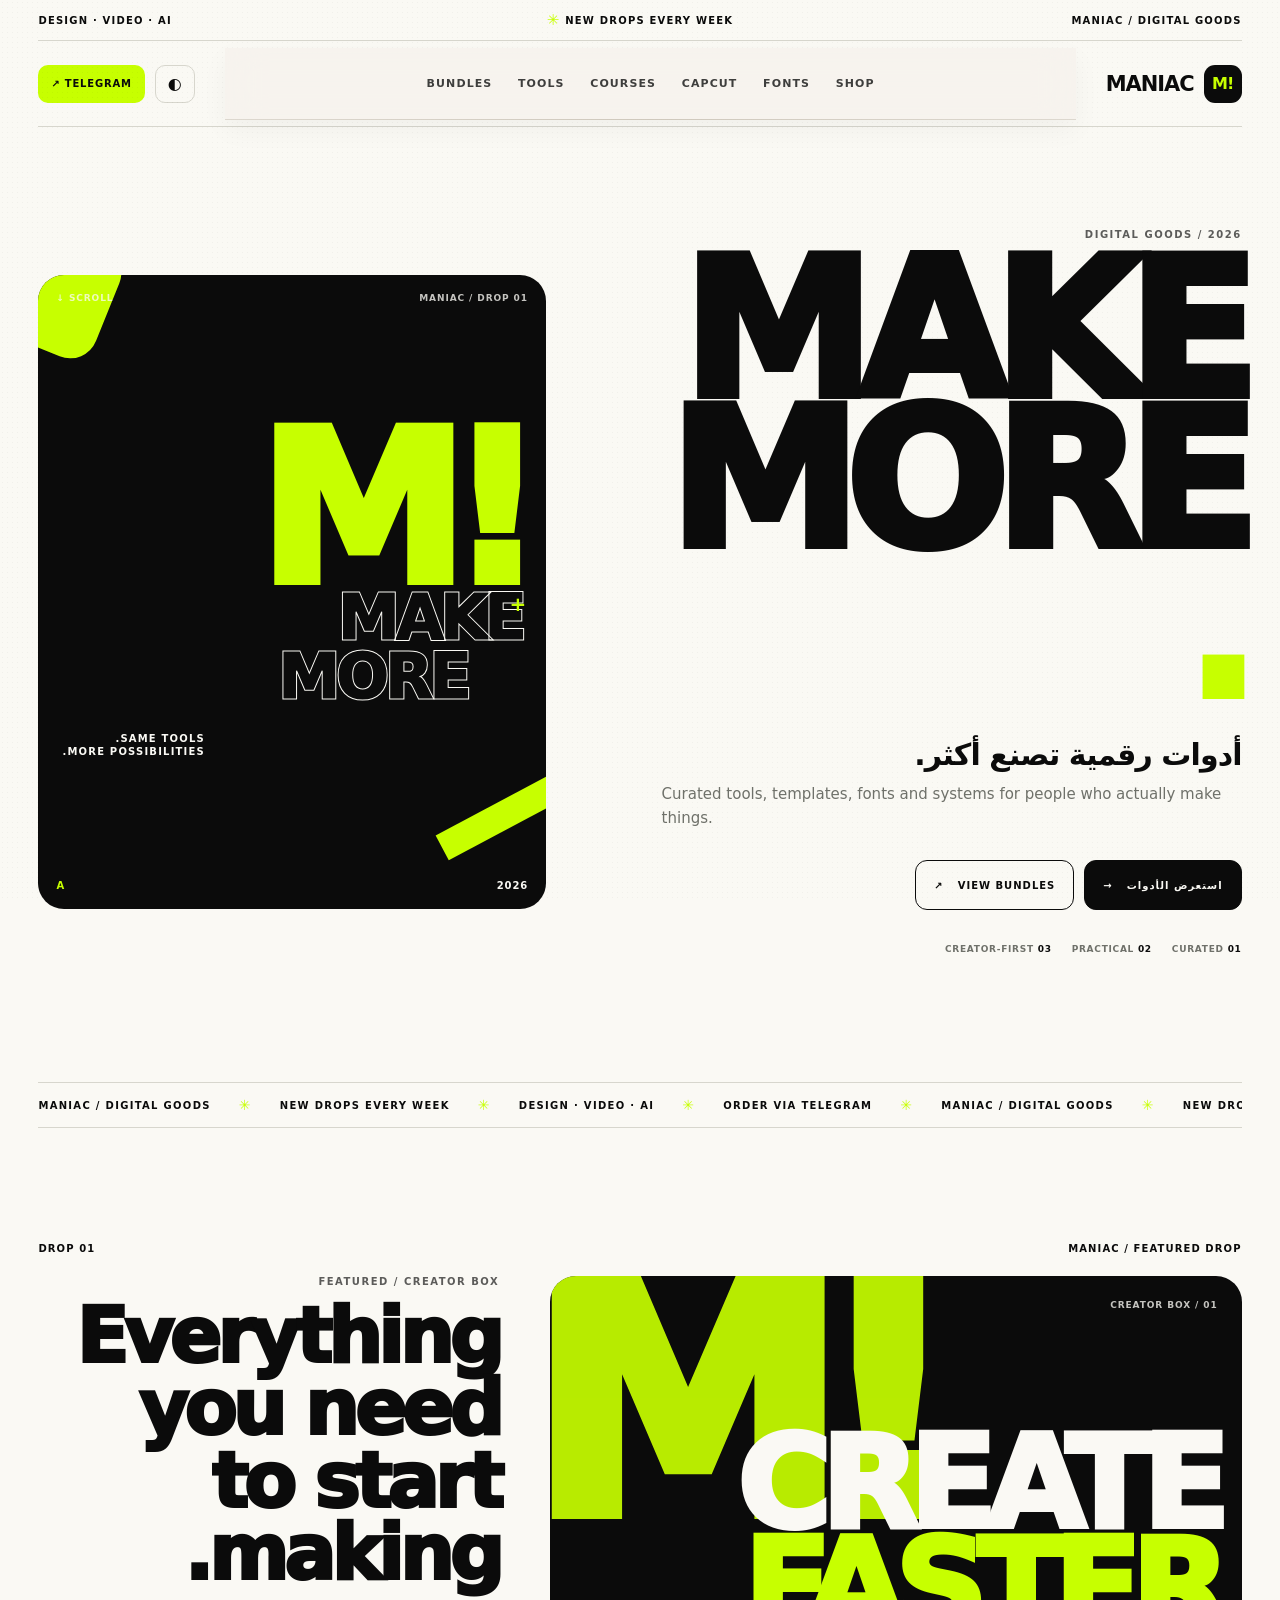
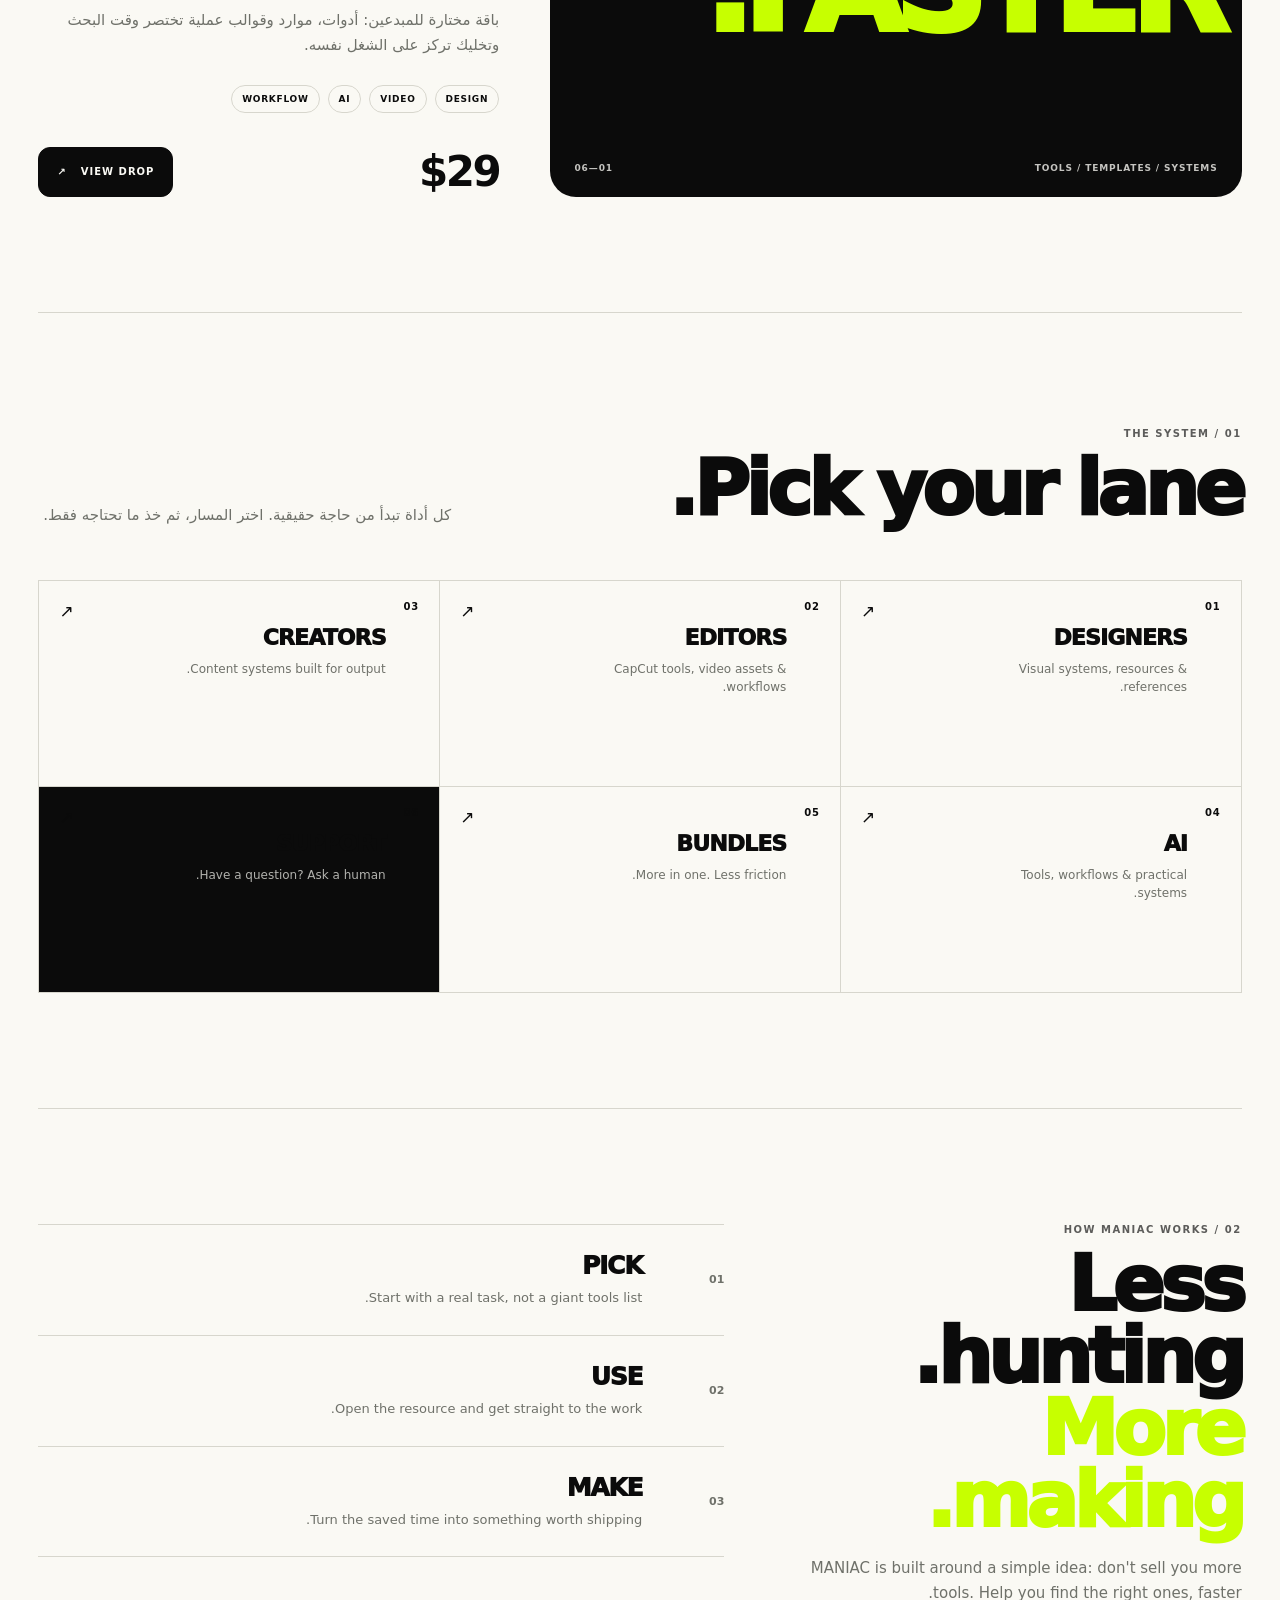
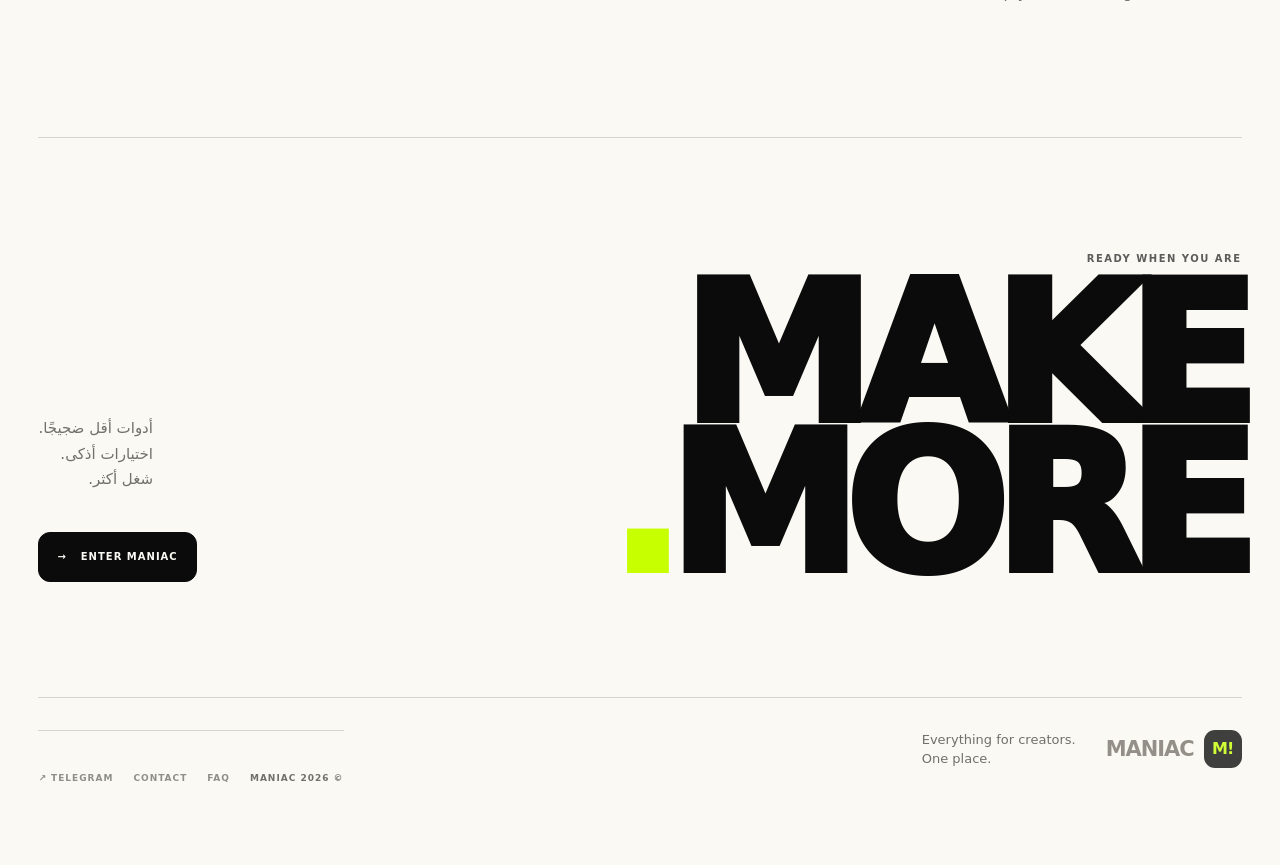
<file: index.html>
<!doctype html>
<html lang="ar" dir="rtl">
<head>
  <meta charset="utf-8">
  <meta name="viewport" content="width=device-width,initial-scale=1,viewport-fit=cover">
  <meta name="theme-color" content="#0b0b0b">
  <meta name="application-name" content="MANIAC">
  <meta name="description" content="MANIAC — أدوات رقمية للمبدعين: Fonts, CapCut, Courses, AI tools وCreator Kits.">
  <link rel="canonical" href="https://aibrahamdrbaa-dot.github.io/">
  <meta property="og:type" content="website">
  <meta property="og:title" content="MANIAC — Make More.">
  <meta property="og:description" content="أدوات رقمية للمبدعين. نفس الأدوات. احتمالات أكثر.">
  <meta property="og:url" content="https://aibrahamdrbaa-dot.github.io/">
  <meta name="twitter:card" content="summary">
  <link rel="icon" href="/favicon.svg" type="image/svg+xml">
  <link rel="manifest" href="/manifest.json">
  <link rel="stylesheet" href="/style.css?v=20260930">
  <link rel="stylesheet" href="/maniac-v2.css?v=20260930">
  <title>MANIAC — Make More.</title>
</head>

<body class="m2-page">
  <a class="m2-skip" href="#main-content">تجاوز إلى المحتوى</a>

  <div class="m2-shell">
    <div class="m2-utility" aria-label="MANIAC status">
      <span>MANIAC / DIGITAL GOODS</span>
      <span class="m2-utility-center">NEW DROPS EVERY WEEK <b>✳</b></span>
      <span class="m2-utility-side">DESIGN · VIDEO · AI</span>
    </div>

    <header class="m2-header">
      <a class="m2-brand" href="index.html" aria-label="MANIAC — home">
        <span class="m2-brand-mark">!M</span>
        <span class="m2-brand-word">MANIAC</span>
      </a>

      <button class="m2-menu-btn" type="button" aria-expanded="false" aria-controls="m2-nav" aria-label="فتح القائمة">
        MENU <span>+</span>
      </button>

      <nav class="m2-nav" id="m2-nav" aria-label="التنقل الرئيسي">
        <a href="shop.html">SHOP</a>
        <a href="fonts.html">FONTS</a>
        <a href="capcut.html">CAPCUT</a>
        <a href="courses.html">COURSES</a>
        <a href="tools.html">TOOLS</a>
        <a href="bundles.html">BUNDLES</a>
      </nav>

      <div class="m2-header-actions">
        <button class="m2-theme-btn" type="button" aria-label="تبديل الوضع اللوني" title="تبديل الوضع اللوني">
          <span class="m2-theme-icon">◐</span>
        </button>
        <a class="m2-telegram" href="https://t.me/aabrahamdrbaa" target="_blank" rel="noopener noreferrer">TELEGRAM ↗</a>
      </div>
    </header>

    <main id="main-content">
      <section class="m2-hero m2-reveal">
        <div class="m2-hero-copy">
          <div class="m2-kicker">DIGITAL GOODS / 2026</div>
          <h1>MAKE<br><span>MORE<span class="m2-punct">.</span></span></h1>
          <p class="m2-hero-ar">أدوات رقمية تصنع أكثر.</p>
          <p class="m2-hero-en">Curated tools, templates, fonts and systems for people who actually make things.</p>

          <div class="m2-hero-actions">
            <a class="m2-btn m2-btn-fill" href="shop.html">استعرض الأدوات <span>→</span></a>
            <a class="m2-btn m2-btn-ghost" href="bundles.html">VIEW BUNDLES <span>↗</span></a>
          </div>

          <div class="m2-proof">
            <span><b>01</b> CURATED</span>
            <span><b>02</b> PRACTICAL</span>
            <span><b>03</b> CREATOR-FIRST</span>
          </div>
        </div>

        <div class="m2-hero-stage">
          <div class="m2-stage-frame">
            <div class="m2-stage-top">
              <span>MANIAC / DROP 01</span>
              <span>SCROLL ↓</span>
            </div>

            <div class="m2-stage-core" aria-hidden="true">
              <span class="m2-stage-big">!M</span>
              <span class="m2-stage-outline">MAKE</span>
              <span class="m2-stage-outline m2-stage-outline-bottom">MORE</span>
              <span class="m2-stage-note">SAME TOOLS.<br>MORE POSSIBILITIES.</span>
            </div>

            <div class="m2-stage-corner m2-stage-corner-a">A</div>
            <div class="m2-stage-corner m2-stage-corner-b">+</div>
            <div class="m2-stage-corner m2-stage-corner-c">2026</div>
          </div>
        </div>
      </section>

      <div class="m2-ticker" aria-hidden="true">
        <div class="m2-ticker-track">
          <span>MANIAC / DIGITAL GOODS</span><i>✳</i>
          <span>NEW DROPS EVERY WEEK</span><i>✳</i>
          <span>DESIGN · VIDEO · AI</span><i>✳</i>
          <span>ORDER VIA TELEGRAM</span><i>✳</i>
          <span>MANIAC / DIGITAL GOODS</span><i>✳</i>
          <span>NEW DROPS EVERY WEEK</span><i>✳</i>
        </div>
      </div>

      <section class="m2-feature m2-reveal" aria-labelledby="feature-title">
        <div class="m2-feature-label">
          <span>MANIAC / FEATURED DROP</span>
          <span>DROP 01</span>
        </div>

        <div class="m2-feature-grid">
          <div class="m2-feature-art">
            <div class="m2-feature-art-top">CREATOR BOX / 01</div>
            <div class="m2-feature-art-main">CREATE<br><span>FASTER<span>.</span></span></div>
            <div class="m2-feature-art-footer">
              <span>TOOLS / TEMPLATES / SYSTEMS</span>
              <span>01—06</span>
            </div>
          </div>

          <div class="m2-feature-copy">
            <div class="m2-eyebrow">FEATURED / CREATOR BOX</div>
            <h2 id="feature-title">Everything you need to start making.</h2>
            <p>باقة مختارة للمبدعين: أدوات، موارد وقوالب عملية تختصر وقت البحث وتخليك تركز على الشغل نفسه.</p>

            <div class="m2-tag-list">
              <span>DESIGN</span>
              <span>VIDEO</span>
              <span>AI</span>
              <span>WORKFLOW</span>
            </div>

            <div class="m2-feature-bottom">
              <strong>$29</strong>
              <a class="m2-btn m2-btn-fill" href="product.html?item=creator-box">VIEW DROP <span>↗</span></a>
            </div>
          </div>
        </div>
      </section>

      <section class="m2-section m2-reveal" aria-labelledby="system-title">
        <div class="m2-section-head">
          <div>
            <div class="m2-eyebrow">THE SYSTEM / 01</div>
            <h2 id="system-title">Pick your lane.</h2>
          </div>
          <p>كل أداة تبدأ من حاجة حقيقية. اختر المسار، ثم خذ ما تحتاجه فقط.</p>
        </div>

        <div class="m2-category-grid">
          <a class="m2-category" href="shop.html?collection=designers">
            <span class="m2-cat-no">01</span>
            <div><h3>DESIGNERS</h3><p>Visual systems, resources & references.</p></div>
            <span class="m2-cat-arrow">↗</span>
          </a>

          <a class="m2-category" href="shop.html?collection=editors">
            <span class="m2-cat-no">02</span>
            <div><h3>EDITORS</h3><p>CapCut tools, video assets & workflows.</p></div>
            <span class="m2-cat-arrow">↗</span>
          </a>

          <a class="m2-category" href="shop.html?collection=creators">
            <span class="m2-cat-no">03</span>
            <div><h3>CREATORS</h3><p>Content systems built for output.</p></div>
            <span class="m2-cat-arrow">↗</span>
          </a>

          <a class="m2-category" href="shop.html?collection=ai">
            <span class="m2-cat-no">04</span>
            <div><h3>AI</h3><p>Tools, workflows & practical systems.</p></div>
            <span class="m2-cat-arrow">↗</span>
          </a>

          <a class="m2-category" href="bundles.html">
            <span class="m2-cat-no">05</span>
            <div><h3>BUNDLES</h3><p>More in one. Less friction.</p></div>
            <span class="m2-cat-arrow">↗</span>
          </a>

          <a class="m2-category m2-category-dark" href="contact.html">
            <span class="m2-cat-no">06</span>
            <div><h3>SUPPORT</h3><p>Have a question? Ask a human.</p></div>
            <span class="m2-cat-arrow">↗</span>
          </a>
        </div>
      </section>

      <section class="m2-steps m2-reveal" aria-labelledby="steps-title">
        <div class="m2-steps-copy">
          <div class="m2-eyebrow">HOW MANIAC WORKS / 02</div>
          <h2 id="steps-title">Less hunting.<br><span>More making.</span></h2>
          <p>MANIAC is built around a simple idea: don't sell you more tools. Help you find the right ones, faster.</p>
        </div>

        <div class="m2-step-list">
          <article class="m2-step">
            <span>01</span>
            <div><h3>PICK</h3><p>Start with a real task, not a giant tools list.</p></div>
          </article>
          <article class="m2-step">
            <span>02</span>
            <div><h3>USE</h3><p>Open the resource and get straight to the work.</p></div>
          </article>
          <article class="m2-step">
            <span>03</span>
            <div><h3>MAKE</h3><p>Turn the saved time into something worth shipping.</p></div>
          </article>
        </div>
      </section>

      <section class="m2-final m2-reveal">
        <div>
          <div class="m2-eyebrow">READY WHEN YOU ARE</div>
          <h2>MAKE<br><span>MORE<span class="m2-punct">.</span></span></h2>
        </div>
        <div class="m2-final-side">
          <p>أدوات أقل ضجيجًا.<br>اختيارات أذكى.<br>شغل أكثر.</p>
          <a class="m2-btn m2-btn-fill" href="shop.html">ENTER MANIAC <span>→</span></a>
        </div>
      </section>
    </main>

    <footer class="m2-footer">
      <div class="m2-footer-top">
        <a class="m2-brand" href="index.html">
          <span class="m2-brand-mark">!M</span>
          <span class="m2-brand-word">MANIAC</span>
        </a>
        <p>Everything for creators.<br>One place.</p>
      </div>
      <div class="m2-footer-bottom">
        <span>© <span id="m2-year">2026</span> MANIAC</span>
        <div><a href="faq.html">FAQ</a><a href="contact.html">CONTACT</a><a href="https://t.me/aabrahamdrbaa" target="_blank" rel="noopener noreferrer">TELEGRAM ↗</a></div>
      </div>
    </footer>
  </div>

  <div class="m2-mobile-bar" aria-label="روابط سريعة">
    <a href="shop.html">SHOP</a>
    <a href="bundles.html">BUNDLES</a>
    <a class="m2-mobile-order" href="https://t.me/aabrahamdrbaa" target="_blank" rel="noopener noreferrer">TELEGRAM ↗</a>
  </div>

  <script src="/maniac-v2.js?v=20260930" defer></script>
</body>
</html>
</file>
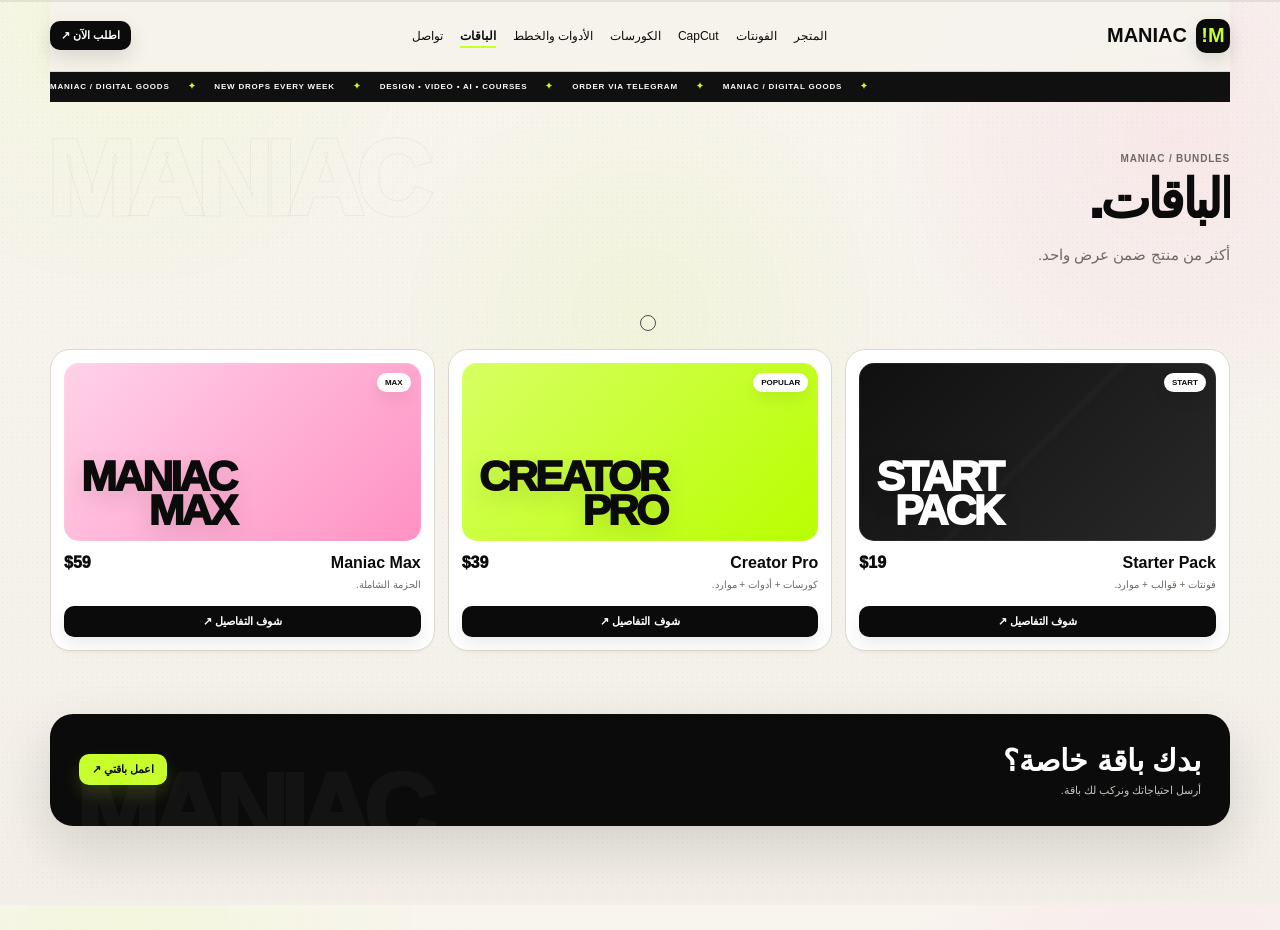
<file: bundles.html>
<!doctype html><html lang="ar" dir="rtl"><head><meta charset="utf-8"><meta name="viewport" content="width=device-width,initial-scale=1"><meta http-equiv="Content-Security-Policy" content="default-src 'self'; base-uri 'self'; form-action 'self'; object-src 'none'; script-src 'self'; script-src-attr 'none'; style-src 'self'; style-src-attr 'none'; img-src 'self' https://images.unsplash.com; font-src 'self'; media-src 'self'; connect-src 'self'; manifest-src 'self'; worker-src 'self'; upgrade-insecure-requests"><meta name="referrer" content="strict-origin-when-cross-origin"><link rel="canonical" href="https://aibrahamdrbaa-dot.github.io/bundles.html"><meta property="og:url" content="https://aibrahamdrbaa-dot.github.io/bundles.html"><title>الباقات. — Maniac</title><meta name="description" content="باقات MANIAC التي تجمع أكثر من منتج أو مورد ضمن عرض واحد، مع إمكانية طلب باقة مخصصة."><meta name="theme-color" content="#0b0b0b"><meta name="application-name" content="MANIAC"><meta name="apple-mobile-web-app-title" content="MANIAC"><meta property="og:site_name" content="MANIAC"><meta property="og:type" content="website"><meta property="og:title" content="الباقات. — Maniac"><meta property="og:description" content="باقات MANIAC التي تجمع أكثر من منتج أو مورد ضمن عرض واحد، مع إمكانية طلب باقة مخصصة."><meta name="twitter:card" content="summary"><link rel="icon" href="/favicon.ico" sizes="any"><link rel="icon" href="/favicon.svg" type="image/svg+xml"><link rel="manifest" href="/manifest.json"><link rel="stylesheet" href="style.css?v=20260921g"></head><body><a class="skipLink" href="#main-content">تخطى إلى المحتوى</a><div class="wrap"><header><nav aria-label="التنقل الرئيسي"><a class="logo" href="index.html"><span class="logoMark" lang="en">M!</span><span lang="en">MANIAC</span></a><div class="nav"><a href="shop.html">المتجر</a><a href="fonts.html">الفونتات</a><a href="capcut.html">CapCut</a><a href="courses.html">الكورسات</a><a href="tools.html">الأدوات والخطط</a><a class="active" aria-current="page" href="bundles.html">الباقات</a><a href="contact.html">تواصل</a></div><a class="navBtn" href="https://t.me/aabrahamdrbaa" target="_blank" rel="noopener noreferrer">اطلب الآن ↗</a></nav></header><div class="ticker"><div class="tickerTrack"><span>MANIAC / DIGITAL GOODS</span><i>✦</i><span>NEW DROPS EVERY WEEK</span><i>✦</i><span>DESIGN • VIDEO • AI • COURSES</span><i>✦</i><span>ORDER VIA TELEGRAM</span><i>✦</i><span>MANIAC / DIGITAL GOODS</span><i>✦</i></div></div><main id="main-content"><section class="pageHead"><span class="eyebrow">MANIAC / BUNDLES</span><h1>الباقات.</h1><p>أكثر من منتج ضمن عرض واحد.</p></section><section class="section"><div class="products"><article class="card"><div class="visual black"><span class="sticker">START</span><div class="art">START<br>PACK</div></div><div class="row"><div><h3>Starter Pack</h3><p>فونتات + قوالب + موارد.</p></div><div class="price">$19</div></div><a class="buy" href="https://t.me/aabrahamdrbaa" target="_blank" rel="noopener noreferrer">شراء / التفاصيل ↗</a></article><article class="card"><div class="visual lime"><span class="sticker">POPULAR</span><div class="art">CREATOR<br>PRO</div></div><div class="row"><div><h3>Creator Pro</h3><p>كورسات + أدوات + موارد.</p></div><div class="price">$39</div></div><a class="buy" href="https://t.me/aabrahamdrbaa" target="_blank" rel="noopener noreferrer">شراء / التفاصيل ↗</a></article><article class="card"><div class="visual pink"><span class="sticker">MAX</span><div class="art">MANIAC<br>MAX</div></div><div class="row"><div><h3>Maniac Max</h3><p>الحزمة الشاملة.</p></div><div class="price">$59</div></div><a class="buy" href="https://t.me/aabrahamdrbaa" target="_blank" rel="noopener noreferrer">شراء / التفاصيل ↗</a></article></div></section><section class="banner"><div><h2>بدك باقة خاصة؟</h2><p>أرسل احتياجاتك ونركب لك باقة.</p></div><a class="bannerBtn" href="https://t.me/aabrahamdrbaa" target="_blank" rel="noopener noreferrer">اعمل باقتي ↗</a></section></main><footer><span>MANIAC © 2026</span><span>Everything for creators. One place.</span></footer></div><div class="mobileBar"><a href="shop.html">المتجر</a><a href="bundles.html">الباقات</a><a class="mobileOrder" href="https://t.me/aabrahamdrbaa" target="_blank" rel="noopener noreferrer">Telegram ↗</a></div><script defer src="script.js?v=20260921b"></script></body></html>
</file>
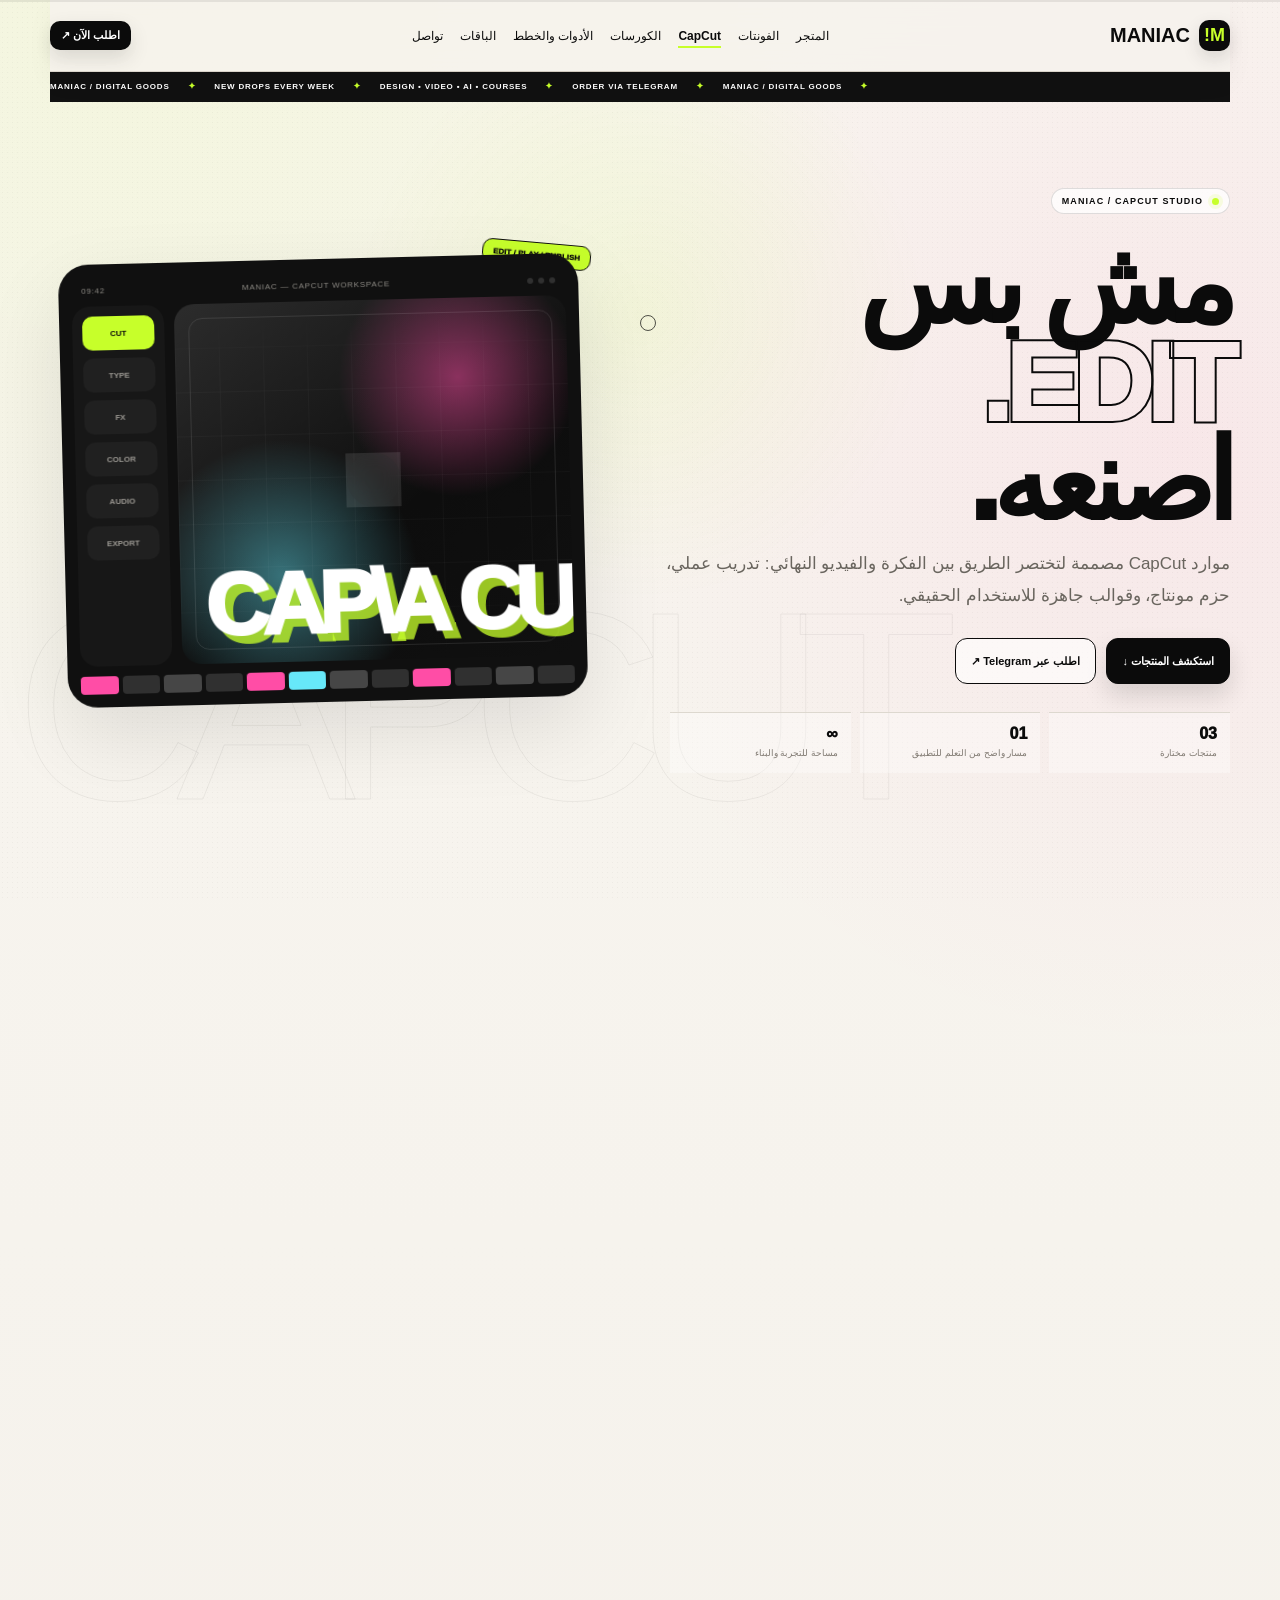
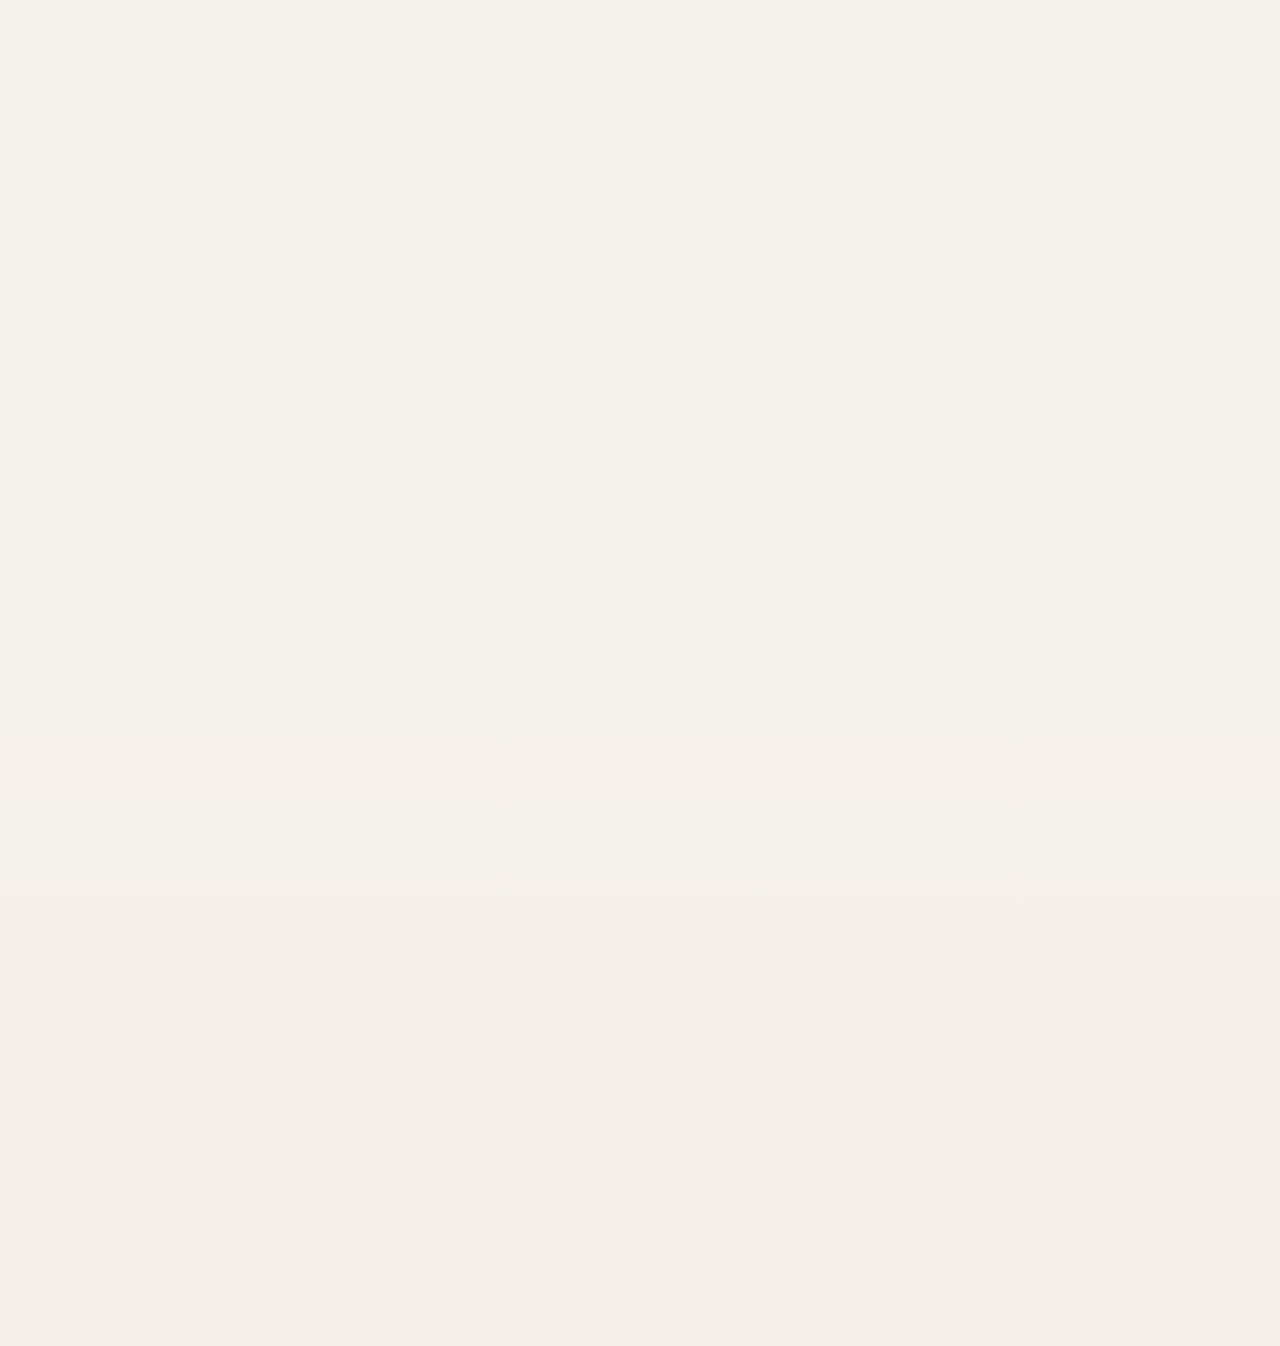
<file: capcut.html>
<!doctype html>
<html lang="ar" dir="rtl">
<head>
<meta charset="utf-8">
<meta name="viewport" content="width=device-width,initial-scale=1">
<meta http-equiv="Content-Security-Policy" content="default-src 'self'; base-uri 'self'; form-action 'self'; object-src 'none'; script-src 'self'; script-src-attr 'none'; style-src 'self'; style-src-attr 'none'; img-src 'self' https://images.unsplash.com; font-src 'self'; media-src 'self'; connect-src 'self'; manifest-src 'self'; worker-src 'self'; upgrade-insecure-requests">
<meta name="referrer" content="strict-origin-when-cross-origin">
<link rel="canonical" href="https://aibrahamdrbaa-dot.github.io/capcut.html">
<meta property="og:url" content="https://aibrahamdrbaa-dot.github.io/capcut.html">
<title>CapCut. — Maniac</title>
<meta name="description" content="قسم CapCut من MANIAC: كورسات وقوالب وموارد تساعدك على تحويل الفكرة إلى فيديو.">
<meta name="theme-color" content="#0b0b0b">
<meta name="application-name" content="MANIAC">
<meta name="apple-mobile-web-app-title" content="MANIAC">
<meta property="og:site_name" content="MANIAC">
<meta property="og:type" content="website">
<meta property="og:title" content="CapCut. — Maniac">
<meta property="og:description" content="قسم CapCut من MANIAC: كورسات وقوالب وموارد تساعدك على تحويل الفكرة إلى فيديو.">
<meta name="twitter:card" content="summary">
<link rel="icon" href="/favicon.ico" sizes="any">
<link rel="icon" href="/favicon.svg" type="image/svg+xml">
<link rel="manifest" href="/manifest.json">
<link rel="stylesheet" href="style.css?v=20260921g">
<link rel="stylesheet" href="capcut.css?v=20260922a">
</head>

<body class="capcutPage">
<a class="skipLink" href="#main-content">تخطى إلى المحتوى</a>

<div class="wrap">
<header>
<nav aria-label="التنقل الرئيسي">
<a class="logo" href="index.html"><span class="logoMark" lang="en">M!</span><span lang="en">MANIAC</span></a>
<div class="nav">
<a href="shop.html">المتجر</a>
<a href="fonts.html">الفونتات</a>
<a class="active" aria-current="page" href="capcut.html">CapCut</a>
<a href="courses.html">الكورسات</a>
<a href="tools.html">الأدوات والخطط</a>
<a href="bundles.html">الباقات</a>
<a href="contact.html">تواصل</a>
</div>
<a class="navBtn" href="https://t.me/aabrahamdrbaa" target="_blank" rel="noopener noreferrer">اطلب الآن ↗</a>
</nav>
</header>

<div class="ticker">
<div class="tickerTrack">
<span>MANIAC / DIGITAL GOODS</span><i>✦</i>
<span>NEW DROPS EVERY WEEK</span><i>✦</i>
<span>DESIGN • VIDEO • AI • COURSES</span><i>✦</i>
<span>ORDER VIA TELEGRAM</span><i>✦</i>
<span>MANIAC / DIGITAL GOODS</span><i>✦</i>
</div>
</div>

<main id="main-content">

<section class="capcutHero">
<div class="capcutHeroCopy">
<div class="capcutEyebrow"><i aria-hidden="true"></i><span>MANIAC / CAPCUT STUDIO</span></div>
<h1>
<span>مش بس</span>
<span class="outline" lang="en">EDIT.</span>
<span>اصنعه.</span>
</h1>
<p class="capcutLead">موارد CapCut مصممة لتختصر الطريق بين الفكرة والفيديو النهائي: تدريب عملي، حزم مونتاج، وقوالب جاهزة للاستخدام الحقيقي.</p>

<div class="capcutHeroActions">
<a class="capcutAction capcutActionPrimary" href="#products">استكشف المنتجات ↓</a>
<a class="capcutAction capcutActionSecondary" href="https://t.me/aabrahamdrbaa" target="_blank" rel="noopener noreferrer">اطلب عبر Telegram ↗</a>
</div>

<div class="capcutHeroMeta" aria-label="مميزات قسم CapCut">
<div class="capcutStat"><b>03</b><span>منتجات مختارة</span></div>
<div class="capcutStat"><b>01</b><span>مسار واضح من التعلم للتطبيق</span></div>
<div class="capcutStat"><b>∞</b><span>مساحة للتجربة والبناء</span></div>
</div>
</div>

<div class="capcutStage" aria-label="معاينة بصرية لورشة CapCut">
<div class="capcutStageLabel">EDIT / PLAY / PUBLISH</div>
<div class="capcutFrame">
<div class="capcutFrameTop">
<div class="capcutWindowDots" aria-hidden="true"><i></i><i></i><i></i></div>
<span lang="en">MANIAC — CAPCUT WORKSPACE</span>
<span lang="en">09:42</span>
</div>
<div class="capcutFrameBody">
<div class="capcutPreview">
<div class="capcutPreviewGrid" aria-hidden="true"></div>
<div class="capcutPlay" aria-hidden="true"></div>
</div>
<div class="capcutTimeline" aria-label="أدوات تحرير تجريبية">
<div class="capcutTool hot">CUT</div>
<div class="capcutTool">TYPE</div>
<div class="capcutTool">FX</div>
<div class="capcutTool">COLOR</div>
<div class="capcutTool">AUDIO</div>
<div class="capcutTool">EXPORT</div>
</div>
</div>
<div class="capcutMiniTimeline" aria-hidden="true">
<span></span><span></span><span></span><span></span><span></span><span></span>
<span></span><span></span><span></span><span></span><span></span><span></span>
</div>
</div>
</div>
</section>

<section class="capcutSection">
<div class="capcutSectionHead">
<div>
<span class="eyebrow">01 / PICK YOUR ROUTE</span>
<h2>اختصر الطريق<br>اللي يناسبك.</h2>
</div>
<p>ما في مسار واحد لصناعة الفيديو. اختَر بين التعلم، القوالب، المؤثرات، أو الحزمة الكاملة — ثم ابدأ من المكان الذي يخدم شغلك فعلًا.</p>
</div>

<div class="capcutCategoryRail">
<a class="capcutCategory" data-number="01" href="#products">
<span class="capcutCategoryIcon" aria-hidden="true">▶</span>
<div><h3>الكورسات</h3><p>من الأساسيات إلى تطبيقات عملية.</p></div>
</a>
<a class="capcutCategory" data-number="02" href="#products">
<span class="capcutCategoryIcon" aria-hidden="true">▦</span>
<div><h3 lang="en">Templates</h3><p>بدايات جاهزة بدل صفحة فارغة.</p></div>
</a>
<a class="capcutCategory" data-number="03" href="#products">
<span class="capcutCategoryIcon" aria-hidden="true">✦</span>
<div><h3>Effects</h3><p>تفاصيل صغيرة تغيّر إحساس الفيديو.</p></div>
</a>
<a class="capcutCategory" data-number="04" href="#products">
<span class="capcutCategoryIcon" aria-hidden="true">∞</span>
<div><h3>Bundles</h3><p>كل ما تحتاجه في حزمة واحدة.</p></div>
</a>
</div>
</section>

<section class="capcutSection" id="products">
<div class="capcutSectionHead">
<div>
<span class="eyebrow">02 / THE DROP</span>
<h2>ثلاث قطع.<br>شغل كثير.</h2>
</div>
<p>مختارات صغيرة ومباشرة. بدون كتالوج متضخم؛ كل منتج له وظيفة واضحة ومخرج واضح.</p>
</div>

<div class="capcutProductGrid">

<article class="capcutProduct card">
<div class="capcutProductVisual" aria-label="CapCut Master visual">
<span class="label">NEW</span>
<div class="word" lang="en">CAP<br>CUT</div>
</div>
<div class="capcutProductBody">
<div class="tagline">COURSE / HANDS-ON</div>
<div class="capcutProductRow">
<div><h3>CapCut Master</h3><p>تدريب عملي للفيديو من الفكرة إلى التصدير.</p></div>
<div class="capcutProductPrice">$19</div>
</div>
<div class="capcutProductCta">
<small>ابدأ بالمهارة<br>ثم طبّق مباشرة.</small>
<a class="buy" href="https://t.me/aabrahamdrbaa" target="_blank" rel="noopener noreferrer">شراء / التفاصيل ↗</a>
</div>
</div>
</article>

<article class="capcutProduct card">
<div class="capcutProductVisual" aria-label="CapCut Editing Pack visual">
<span class="label">PACK</span>
<div class="word" lang="en">EDIT<br>PRO</div>
</div>
<div class="capcutProductBody">
<div class="tagline">ASSETS / EDITING</div>
<div class="capcutProductRow">
<div><h3>CapCut Editing Pack</h3><p>حزمة موارد للمونتاج تسرّع التنفيذ اليومي.</p></div>
<div class="capcutProductPrice">$14</div>
</div>
<div class="capcutProductCta">
<small>مصممة للاستخدام<br>وليس للزينة.</small>
<a class="buy" href="https://t.me/aabrahamdrbaa" target="_blank" rel="noopener noreferrer">شراء / التفاصيل ↗</a>
</div>
</div>
</article>

<article class="capcutProduct card">
<div class="capcutProductVisual" aria-label="Reels Template Set visual">
<span class="label">HOT</span>
<div class="word" lang="en">REEL<br>SET</div>
</div>
<div class="capcutProductBody">
<div class="tagline">SOCIAL / TEMPLATES</div>
<div class="capcutProductRow">
<div><h3>Reels Template Set</h3><p>قوالب للسوشال تساعدك تنشر أسرع بدون تكرار ممل.</p></div>
<div class="capcutProductPrice">$12</div>
</div>
<div class="capcutProductCta">
<small>انسخ الفكرة<br>ثم اجعلها لك.</small>
<a class="buy" href="https://t.me/aabrahamdrbaa" target="_blank" rel="noopener noreferrer">شراء / التفاصيل ↗</a>
</div>
</div>
</article>

</div>
</section>

<section class="capcutSection">
<div class="capcutProcess">
<div class="capcutStory">
<span class="eyebrow capcutOnDarkEyebrow">03 / THE MANIAC METHOD</span>
<h3>من لقطة خام<br>إلى شيء<br>ينشاف.</h3>
<p>الفكرة ليست أن تضيف مؤثرات أكثر. الفكرة أن تتخذ قرارات أفضل: قصّ أنظف، كتابة أقوى، إيقاع محسوب، ونهاية تعرف أين تريد أن تصل.</p>
<div class="capcutWorkflow">
<div><b>01 / SELECT</b><span>اختَر اللقطة التي تخدم الفكرة.</span></div>
<div><b>02 / BUILD</b><span>ابنِ الإيقاع والنص والحركة.</span></div>
<div><b>03 / PUBLISH</b><span>صدّر نسخة جاهزة للنشر.</span></div>
</div>
</div>

<div class="capcutManifest">
<div class="capcutManifestCard"><h4>Less noise.</h4><p>تصميم أنظف، قرارات أقل، ورسالة أوضح. ما لازم كل ثانية تصرخ حتى تكون ممتعة.</p></div>
<div class="capcutManifestCard lime"><h4>More control.</h4><p>لما تكون الأدوات جاهزة، عقلك يبقى مع الفكرة بدل ما يضيع في التفاصيل الصغيرة.</p></div>
<div class="capcutManifestCard pink"><h4>Make it yours.</h4><p>القوالب اختصار، وليست هوية. عدّل، اكسر، وخلّي الناتج يحمل بصمتك.</p></div>
</div>
</div>
</section>

<section class="capcutSection">
<div class="capcutFinal">
<div class="capcutFinalInner">
<div>
<span class="eyebrow capcutOnDarkEyebrow">04 / NEXT MOVE</span>
<h2>جاهز تقصّ<br>أول نسخة؟</h2>
<p>اختَر المنتج المناسب، أو ابعتلنا على Telegram واحكِ لنا شو عم تعمل — ومن هناك منحدد نقطة البداية.</p>
<div class="capcutNote">الأسعار الظاهرة هي الأسعار المعروضة حاليًا في صفحة CapCut.</div>
</div>
<a href="https://t.me/aabrahamdrbaa" target="_blank" rel="noopener noreferrer">ابدأ عبر Telegram ↗</a>
</div>
</div>
</section>

</main>

<footer>
<span>MANIAC © 2026</span>
<span>Everything for creators. One place.</span>
</footer>
</div>

<div class="mobileBar">
<a href="shop.html">المتجر</a>
<a href="bundles.html">الباقات</a>
<a class="mobileOrder" href="https://t.me/aabrahamdrbaa" target="_blank" rel="noopener noreferrer">Telegram ↗</a>
</div>

<script defer src="script.js?v=20260921b"></script>
</body>
</html>
</file>
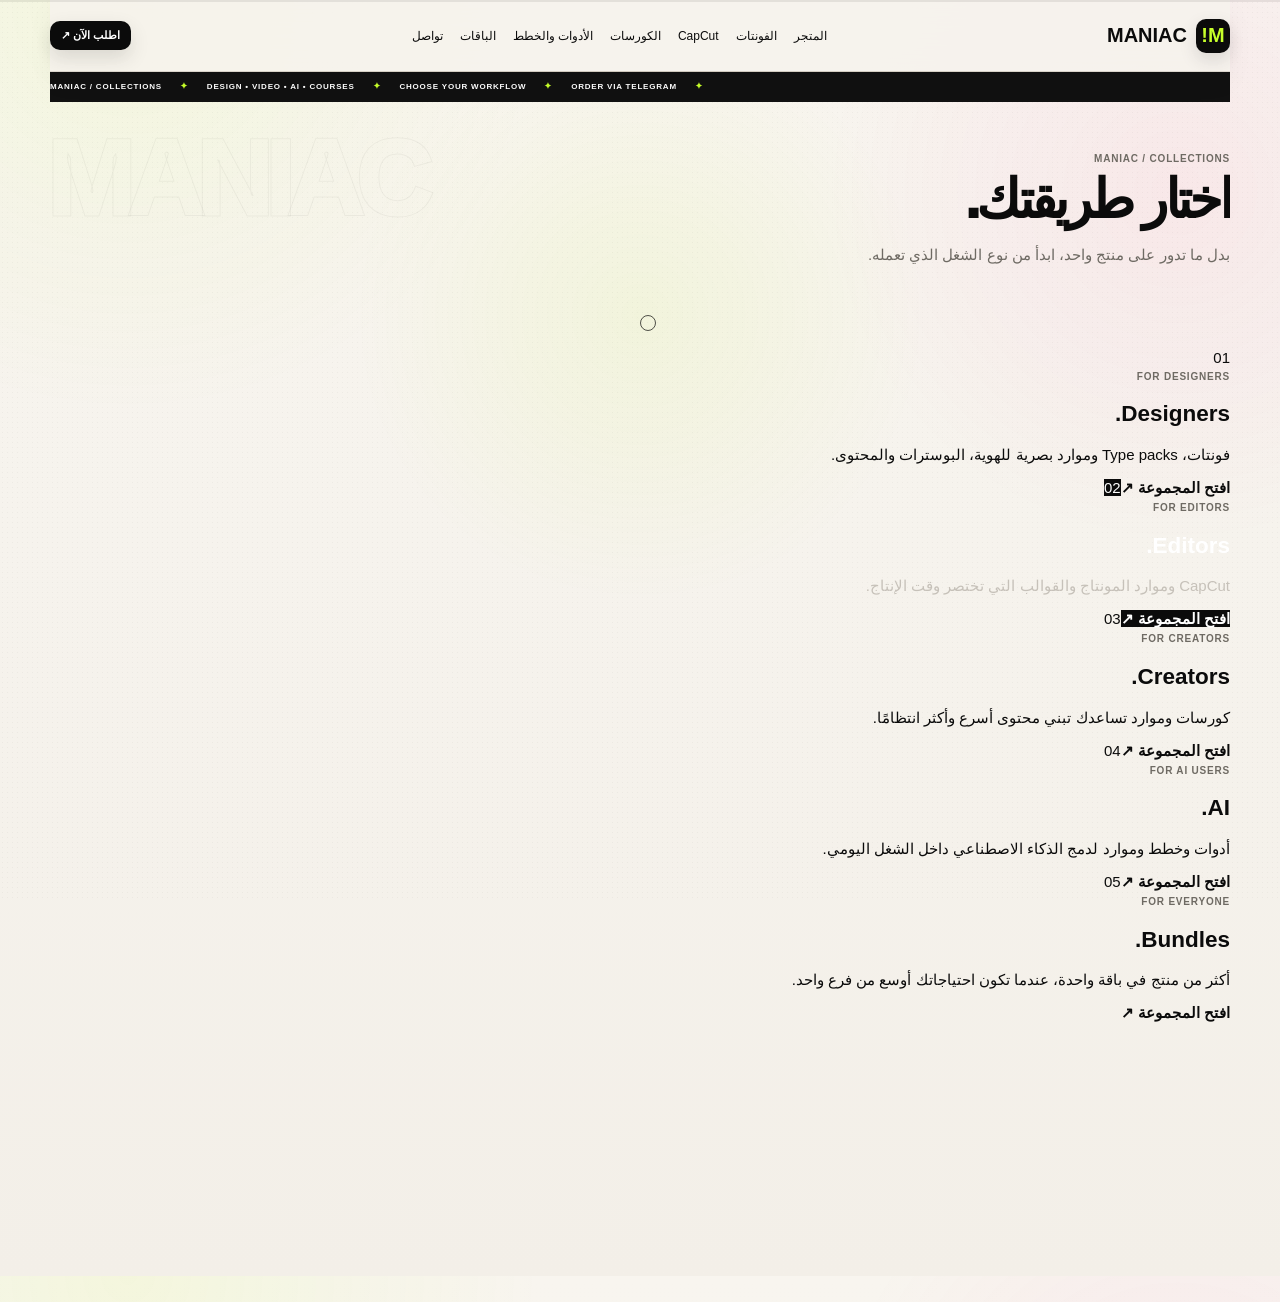
<file: collections.html>
<!doctype html><html lang="ar" dir="rtl"><head><meta charset="utf-8"><meta name="viewport" content="width=device-width,initial-scale=1"><meta http-equiv="Content-Security-Policy" content="default-src 'self'; base-uri 'self'; form-action 'self'; object-src 'none'; script-src 'self'; script-src-attr 'none'; style-src 'self'; style-src-attr 'none'; img-src 'self' https://images.unsplash.com; font-src 'self'; media-src 'self'; connect-src 'self'; manifest-src 'self'; worker-src 'self'; upgrade-insecure-requests"><meta name="referrer" content="strict-origin-when-cross-origin"><title>Collections — MANIAC</title><meta name="description" content="Collections من MANIAC مرتبة حسب نوع الشغل: Designers، Editors، Creators، AI وBundles."><meta name="theme-color" content="#0b0b0b"><meta name="application-name" content="MANIAC"><meta name="apple-mobile-web-app-title" content="MANIAC"><meta property="og:site_name" content="MANIAC"><meta property="og:type" content="website"><meta property="og:title" content="Collections — MANIAC"><meta property="og:description" content="مجموعات MANIAC حسب طريقة الشغل والاستخدام."><meta name="twitter:card" content="summary"><link rel="icon" href="/favicon.ico" sizes="any"><link rel="icon" href="/favicon.svg" type="image/svg+xml"><link rel="manifest" href="/manifest.json"><link rel="stylesheet" href="style.css?v=20260921h"></head><body><a class="skipLink" href="#main-content">تخطى إلى المحتوى</a><div class="wrap"><header><nav aria-label="التنقل الرئيسي"><a class="logo" href="index.html"><span class="logoMark" lang="en">M!</span><span lang="en">MANIAC</span></a><div class="nav"><a href="shop.html">المتجر</a><a href="fonts.html">الفونتات</a><a href="capcut.html">CapCut</a><a href="courses.html">الكورسات</a><a href="tools.html">الأدوات والخطط</a><a href="bundles.html">الباقات</a><a href="contact.html">تواصل</a></div><a class="navBtn" href="https://t.me/aabrahamdrbaa" target="_blank" rel="noopener noreferrer">اطلب الآن ↗</a></nav></header><div class="ticker"><div class="tickerTrack"><span>MANIAC / COLLECTIONS</span><i>✦</i><span>DESIGN • VIDEO • AI • COURSES</span><i>✦</i><span>CHOOSE YOUR WORKFLOW</span><i>✦</i><span>ORDER VIA TELEGRAM</span><i>✦</i></div></div><main id="main-content"><section class="pageHead"><span class="eyebrow">MANIAC / COLLECTIONS</span><h1>اختار طريقتك.</h1><p>بدل ما تدور على منتج واحد، ابدأ من نوع الشغل الذي تعمله.</p></section><section class="section collectionLargeGrid"><a class="collectionLarge" id="designers" href="fonts.html"><span class="collectionNo">01</span><div><span class="eyebrow">FOR DESIGNERS</span><h2>Designers.</h2><p>فونتات، Type packs وموارد بصرية للهوية، البوسترات والمحتوى.</p></div><strong>افتح المجموعة ↗</strong></a><a class="collectionLarge dark" id="editors" href="capcut.html"><span class="collectionNo">02</span><div><span class="eyebrow">FOR EDITORS</span><h2>Editors.</h2><p>CapCut وموارد المونتاج والقوالب التي تختصر وقت الإنتاج.</p></div><strong>افتح المجموعة ↗</strong></a><a class="collectionLarge limeBg" id="creators" href="courses.html"><span class="collectionNo">03</span><div><span class="eyebrow">FOR CREATORS</span><h2>Creators.</h2><p>كورسات وموارد تساعدك تبني محتوى أسرع وأكثر انتظامًا.</p></div><strong>افتح المجموعة ↗</strong></a><a class="collectionLarge pinkBg" id="ai" href="tools.html"><span class="collectionNo">04</span><div><span class="eyebrow">FOR AI USERS</span><h2>AI.</h2><p>أدوات وخطط وموارد لدمج الذكاء الاصطناعي داخل الشغل اليومي.</p></div><strong>افتح المجموعة ↗</strong></a><a class="collectionLarge wide" id="bundles" href="bundles.html"><span class="collectionNo">05</span><div><span class="eyebrow">FOR EVERYONE</span><h2>Bundles.</h2><p>أكثر من منتج في باقة واحدة، عندما تكون احتياجاتك أوسع من فرع واحد.</p></div><strong>افتح المجموعة ↗</strong></a></section><section class="banner"><div><h2>ما عرفت من وين تبدأ؟</h2><p>ادخل المتجر وشوف المنتجات الحالية مباشرة.</p></div><a class="bannerBtn" href="shop.html">دخول المتجر ↗</a></section></main><footer><span>MANIAC © 2026</span><span>Everything for creators. One place.</span></footer></div><div class="mobileBar"><a href="shop.html">المتجر</a><a href="bundles.html">الباقات</a><a class="mobileOrder" href="https://t.me/aabrahamdrbaa" target="_blank" rel="noopener noreferrer">Telegram ↗</a></div><script defer src="script.js?v=20260921d"></script></body></html>
</file>
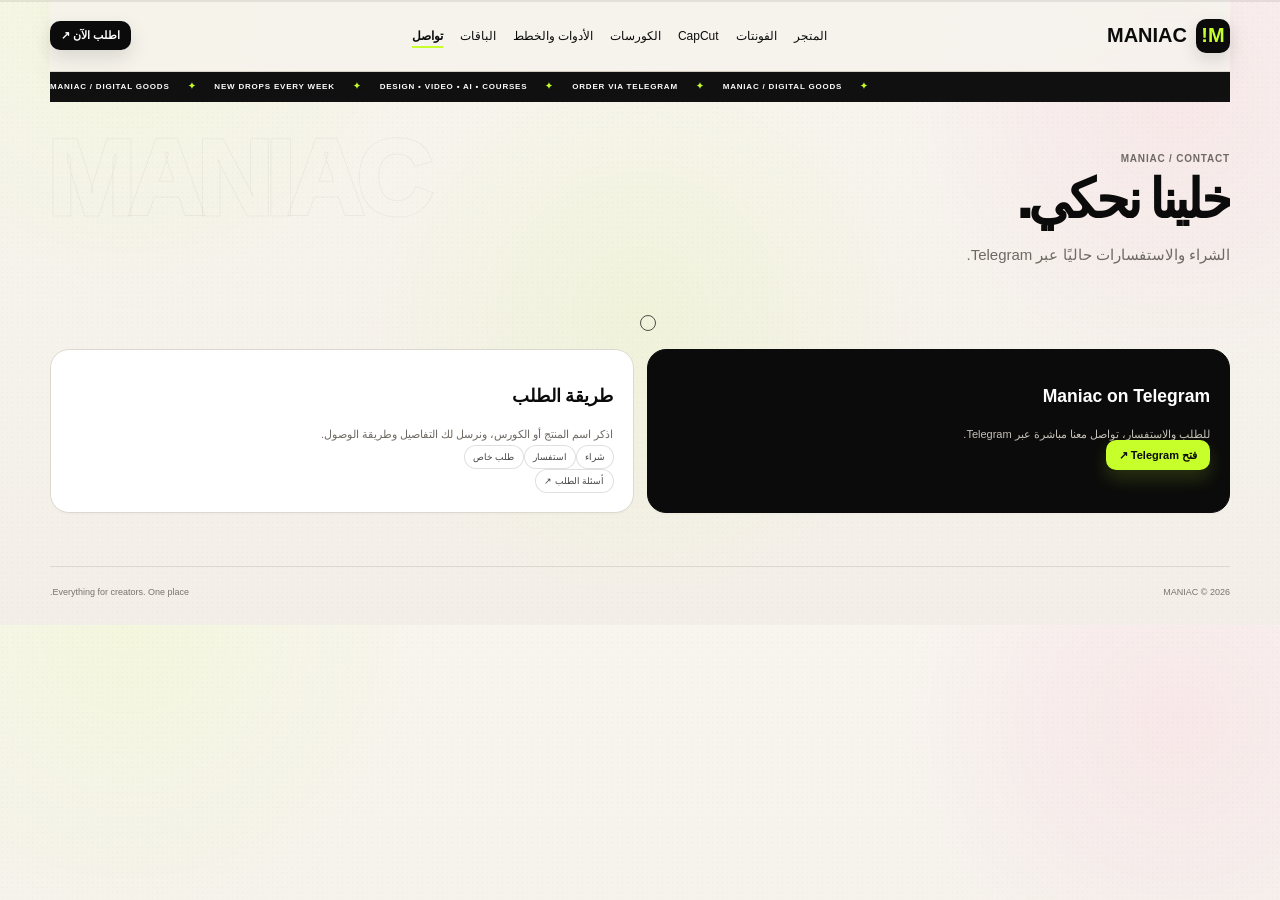
<file: contact.html>
<!doctype html><html lang="ar" dir="rtl"><head><meta charset="utf-8"><meta name="viewport" content="width=device-width,initial-scale=1"><meta http-equiv="Content-Security-Policy" content="default-src 'self'; base-uri 'self'; form-action 'self'; object-src 'none'; script-src 'self'; script-src-attr 'none'; style-src 'self'; style-src-attr 'none'; img-src 'self' https://images.unsplash.com; font-src 'self'; media-src 'self'; connect-src 'self'; manifest-src 'self'; worker-src 'self'; upgrade-insecure-requests"><meta name="referrer" content="strict-origin-when-cross-origin"><link rel="canonical" href="https://aibrahamdrbaa-dot.github.io/contact.html"><meta property="og:url" content="https://aibrahamdrbaa-dot.github.io/contact.html"><title>خلينا نحكي. — Maniac</title><meta name="description" content="تواصل مع MANIAC عبر Telegram للشراء والاستفسارات وطلبات المنتجات أو الكورسات المخصصة."><meta name="theme-color" content="#0b0b0b"><meta name="application-name" content="MANIAC"><meta name="apple-mobile-web-app-title" content="MANIAC"><meta property="og:site_name" content="MANIAC"><meta property="og:type" content="website"><meta property="og:title" content="خلينا نحكي. — Maniac"><meta property="og:description" content="تواصل مع MANIAC عبر Telegram للشراء والاستفسارات وطلبات المنتجات أو الكورسات المخصصة."><meta name="twitter:card" content="summary"><link rel="icon" href="/favicon.ico" sizes="any"><link rel="icon" href="/favicon.svg" type="image/svg+xml"><link rel="manifest" href="/manifest.json"><link rel="stylesheet" href="style.css?v=20260921g"></head><body><a class="skipLink" href="#main-content">تخطى إلى المحتوى</a><div class="wrap"><header><nav aria-label="التنقل الرئيسي"><a class="logo" href="index.html"><span class="logoMark" lang="en">M!</span><span lang="en">MANIAC</span></a><div class="nav"><a href="shop.html">المتجر</a><a href="fonts.html">الفونتات</a><a href="capcut.html">CapCut</a><a href="courses.html">الكورسات</a><a href="tools.html">الأدوات والخطط</a><a href="bundles.html">الباقات</a><a class="active" aria-current="page" href="contact.html">تواصل</a></div><a class="navBtn" href="https://t.me/aabrahamdrbaa" target="_blank" rel="noopener noreferrer">اطلب الآن ↗</a></nav></header><div class="ticker"><div class="tickerTrack"><span>MANIAC / DIGITAL GOODS</span><i>✦</i><span>NEW DROPS EVERY WEEK</span><i>✦</i><span>DESIGN • VIDEO • AI • COURSES</span><i>✦</i><span>ORDER VIA TELEGRAM</span><i>✦</i><span>MANIAC / DIGITAL GOODS</span><i>✦</i></div></div><main id="main-content"><section class="pageHead"><span class="eyebrow">MANIAC / CONTACT</span><h1>خلينا نحكي.</h1><p>الشراء والاستفسارات حاليًا عبر Telegram.</p></section><section class="section"><div class="split"><div class="panel dark"><h3>Maniac on Telegram</h3><p>للطلب والاستفسار، تواصل معنا مباشرة عبر Telegram.</p><a class="bannerBtn" href="https://t.me/aabrahamdrbaa" target="_blank" rel="noopener noreferrer">فتح Telegram ↗</a></div><div class="panel"><h3>طريقة الطلب</h3><p>اذكر اسم المنتج أو الكورس، ونرسل لك التفاصيل وطريقة الوصول.</p><div class="tagRow"><span class="tag">شراء</span><span class="tag">استفسار</span><span class="tag">طلب خاص</span></div><div class="tagRow"><a class="tag" href="faq.html">أسئلة الطلب ↗</a></div></div></div></section></main><footer><span>MANIAC © 2026</span><span>Everything for creators. One place.</span></footer></div><div class="mobileBar"><a href="shop.html">المتجر</a><a href="bundles.html">الباقات</a><a class="mobileOrder" href="https://t.me/aabrahamdrbaa" target="_blank" rel="noopener noreferrer">Telegram ↗</a></div><script defer src="script.js?v=20260921b"></script></body></html>
</file>
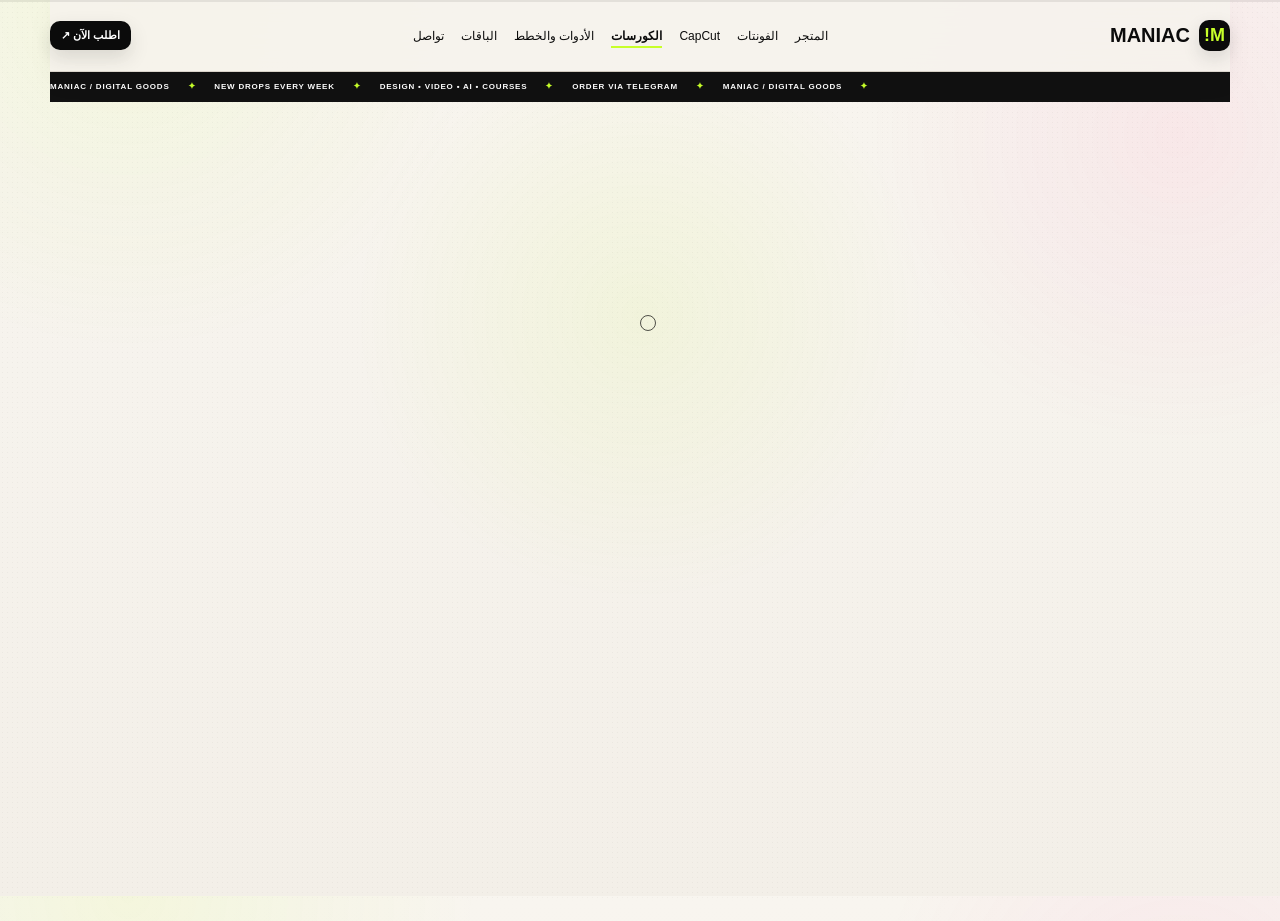
<file: courses.html>
<!doctype html><html lang="ar" dir="rtl"><head><meta charset="utf-8"><meta name="viewport" content="width=device-width,initial-scale=1"><meta http-equiv="Content-Security-Policy" content="default-src 'self'; base-uri 'self'; form-action 'self'; object-src 'none'; script-src 'self'; script-src-attr 'none'; style-src 'self'; style-src-attr 'none'; img-src 'self' https://images.unsplash.com; font-src 'self'; media-src 'self'; connect-src 'self'; manifest-src 'self'; worker-src 'self'; upgrade-insecure-requests"><meta name="referrer" content="strict-origin-when-cross-origin"><link rel="canonical" href="https://aibrahamdrbaa-dot.github.io/courses.html"><meta property="og:url" content="https://aibrahamdrbaa-dot.github.io/courses.html"><title>الكورسات. — Maniac</title><meta name="description" content="كورسات MANIAC العملية في CapCut، التصميم، الذكاء الاصطناعي وصناعة المحتوى، مع طلب التفاصيل عبر Telegram."><meta name="theme-color" content="#0b0b0b"><meta name="application-name" content="MANIAC"><meta name="apple-mobile-web-app-title" content="MANIAC"><meta property="og:site_name" content="MANIAC"><meta property="og:type" content="website"><meta property="og:title" content="الكورسات. — Maniac"><meta property="og:description" content="كورسات MANIAC العملية في CapCut، التصميم، الذكاء الاصطناعي وصناعة المحتوى، مع طلب التفاصيل عبر Telegram."><meta name="twitter:card" content="summary"><link rel="icon" href="/favicon.ico" sizes="any"><link rel="icon" href="/favicon.svg" type="image/svg+xml"><link rel="manifest" href="/manifest.json"><link rel="stylesheet" href="style.css?v=20260921g"></head><body><a class="skipLink" href="#main-content">تخطى إلى المحتوى</a><div class="wrap"><header><nav aria-label="التنقل الرئيسي"><a class="logo" href="index.html"><span class="logoMark" lang="en">M!</span><span lang="en">MANIAC</span></a><div class="nav"><a href="shop.html">المتجر</a><a href="fonts.html">الفونتات</a><a href="capcut.html">CapCut</a><a class="active" aria-current="page" href="courses.html">الكورسات</a><a href="tools.html">الأدوات والخطط</a><a href="bundles.html">الباقات</a><a href="contact.html">تواصل</a></div><a class="navBtn" href="https://t.me/aabrahamdrbaa" target="_blank" rel="noopener noreferrer">اطلب الآن ↗</a></nav></header><div class="ticker"><div class="tickerTrack"><span>MANIAC / DIGITAL GOODS</span><i>✦</i><span>NEW DROPS EVERY WEEK</span><i>✦</i><span>DESIGN • VIDEO • AI • COURSES</span><i>✦</i><span>ORDER VIA TELEGRAM</span><i>✦</i><span>MANIAC / DIGITAL GOODS</span><i>✦</i></div></div><main id="main-content"><section class="pageHead"><span class="eyebrow">MANIAC / LEARN</span><h1>الكورسات.</h1><p>مونتاج، تصميم، ذكاء اصطناعي وصناعة محتوى — بشكل عملي وبسيط.</p></section><section class="section"><div class="products"><article class="card"><div class="visual lime"><span class="sticker">NEW</span><div class="art">CAP<br>CUT</div></div><div class="row"><div><h3>CapCut Master</h3><p>كورس عملي خطوة بخطوة.</p></div><div class="price">$19</div></div><a class="buy" href="https://t.me/aabrahamdrbaa" target="_blank" rel="noopener noreferrer">شراء / التفاصيل ↗</a></article><article class="card"><div class="visual black"><span class="sticker">PRO</span><div class="art">AI<br>101</div></div><div class="row"><div><h3>AI for Creators</h3><p>استخدام AI للمحتوى.</p></div><div class="price">$24</div></div><a class="buy" href="https://t.me/aabrahamdrbaa" target="_blank" rel="noopener noreferrer">شراء / التفاصيل ↗</a></article><article class="card"><div class="visual pink"><span class="sticker">HOT</span><div class="art">DESIGN<br>101</div></div><div class="row"><div><h3>Design Essentials</h3><p>أساسيات التصميم.</p></div><div class="price">$21</div></div><a class="buy" href="https://t.me/aabrahamdrbaa" target="_blank" rel="noopener noreferrer">شراء / التفاصيل ↗</a></article></div></section><section class="split"><div class="panel"><h3>طريقة الشراء</h3><p>اختار الكورس → اضغط → Telegram → تحصل على التفاصيل.</p></div><div class="panel dark"><h3>تدريب مخصص؟</h3><p>أرسل طلبك مباشرة.</p><a class="bannerBtn" href="https://t.me/aabrahamdrbaa" target="_blank" rel="noopener noreferrer">تواصل ↗</a></div></section></main><footer><span>MANIAC © 2026</span><span>Everything for creators. One place.</span></footer></div><div class="mobileBar"><a href="shop.html">المتجر</a><a href="bundles.html">الباقات</a><a class="mobileOrder" href="https://t.me/aabrahamdrbaa" target="_blank" rel="noopener noreferrer">Telegram ↗</a></div><script defer src="script.js?v=20260921b"></script></body></html>
</file>
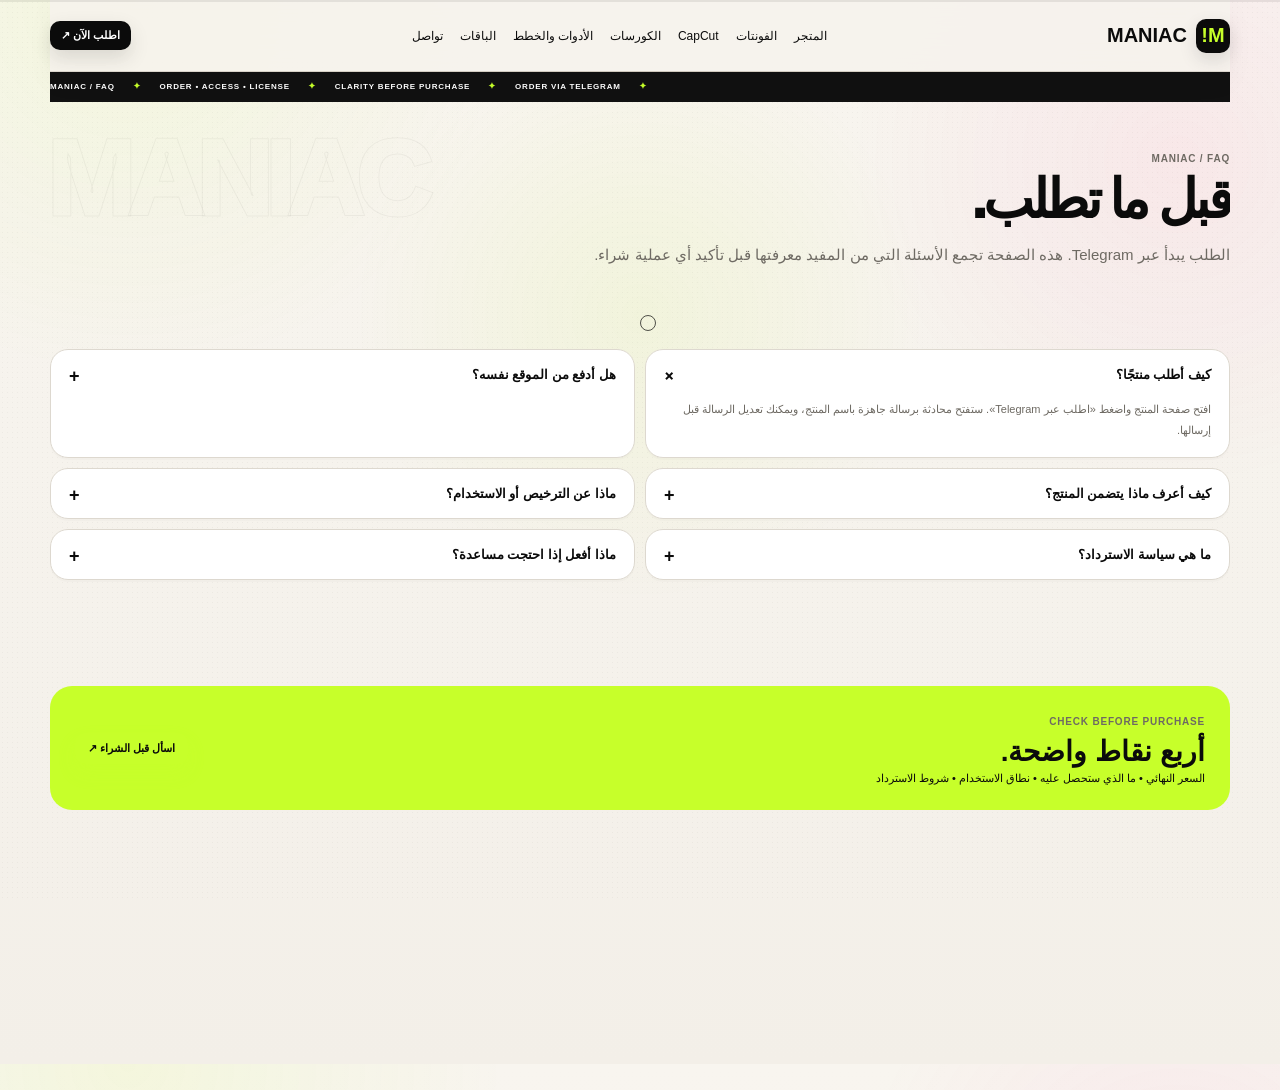
<file: faq.html>
<!doctype html><html lang="ar" dir="rtl"><head><meta charset="utf-8"><meta name="viewport" content="width=device-width,initial-scale=1"><meta http-equiv="Content-Security-Policy" content="default-src 'self'; base-uri 'self'; form-action 'self'; object-src 'none'; script-src 'self'; script-src-attr 'none'; style-src 'self'; style-src-attr 'none'; img-src 'self' https://images.unsplash.com; font-src 'self'; media-src 'self'; connect-src 'self'; manifest-src 'self'; worker-src 'self'; upgrade-insecure-requests"><meta name="referrer" content="strict-origin-when-cross-origin"><link rel="canonical" href="https://aibrahamdrbaa-dot.github.io/faq.html"><meta property="og:url" content="https://aibrahamdrbaa-dot.github.io/faq.html"><title>الأسئلة والشراء — MANIAC</title><meta name="description" content="أسئلة MANIAC حول الطلب، الدفع، التسليم، التراخيص والاسترداد."><meta name="theme-color" content="#0b0b0b"><meta name="application-name" content="MANIAC"><meta name="apple-mobile-web-app-title" content="MANIAC"><meta property="og:site_name" content="MANIAC"><meta property="og:type" content="website"><meta property="og:title" content="الأسئلة والشراء — MANIAC"><meta property="og:description" content="كل ما تحتاج معرفته قبل طلب منتج من MANIAC."><meta name="twitter:card" content="summary"><link rel="icon" href="/favicon.ico" sizes="any"><link rel="icon" href="/favicon.svg" type="image/svg+xml"><link rel="manifest" href="/manifest.json"><link rel="stylesheet" href="style.css?v=20260921g"></head><body><a class="skipLink" href="#main-content">تخطى إلى المحتوى</a><div class="wrap"><header><nav aria-label="التنقل الرئيسي"><a class="logo" href="index.html"><span class="logoMark" lang="en">M!</span><span lang="en">MANIAC</span></a><div class="nav"><a href="shop.html">المتجر</a><a href="fonts.html">الفونتات</a><a href="capcut.html">CapCut</a><a href="courses.html">الكورسات</a><a href="tools.html">الأدوات والخطط</a><a href="bundles.html">الباقات</a><a href="contact.html">تواصل</a></div><a class="navBtn" href="https://t.me/aabrahamdrbaa" target="_blank" rel="noopener noreferrer">اطلب الآن ↗</a></nav></header><div class="ticker"><div class="tickerTrack"><span>MANIAC / FAQ</span><i>✦</i><span>ORDER • ACCESS • LICENSE</span><i>✦</i><span>CLARITY BEFORE PURCHASE</span><i>✦</i><span>ORDER VIA TELEGRAM</span><i>✦</i></div></div><main id="main-content"><section class="pageHead"><span class="eyebrow">MANIAC / FAQ</span><h1>قبل ما تطلب.</h1><p>الطلب يبدأ عبر Telegram. هذه الصفحة تجمع الأسئلة التي من المفيد معرفتها قبل تأكيد أي عملية شراء.</p></section><section class="section faqGrid"><details class="faqItem" open><summary>كيف أطلب منتجًا؟</summary><p>افتح صفحة المنتج واضغط «اطلب عبر Telegram». ستفتح محادثة برسالة جاهزة باسم المنتج، ويمكنك تعديل الرسالة قبل إرسالها.</p></details><details class="faqItem"><summary>هل أدفع من الموقع نفسه؟</summary><p>حاليًا الموقع يعرض المنتجات ويفتح قناة التواصل، ولا يحتوي على صفحة دفع مدمجة. يتم توضيح السعر النهائي وطريقة الدفع عبر Telegram قبل تأكيد الطلب.</p></details><details class="faqItem"><summary>كيف أعرف ماذا يتضمن المنتج؟</summary><p>اسأل عن المحتوى الكامل للمنتج، صيغة التسليم أو الوصول، وأي متطلبات تقنية قبل تأكيد الطلب. صفحة المنتج تعرض وصفًا مختصرًا فقط.</p></details><details class="faqItem"><summary>ماذا عن الترخيص أو الاستخدام؟</summary><p>الترخيص يختلف بحسب نوع المنتج. اسأل عن نطاق الاستخدام المسموح قبل الدفع، خصوصًا عند استخدام المنتج تجاريًا أو ضمن عمل لعميل.</p></details><details class="faqItem"><summary>ما هي سياسة الاسترداد؟</summary><p>لا تفترض وجود سياسة موحدة لكل المنتجات. قبل الدفع، اطلب شروط الاسترداد الخاصة بالمنتج أو الخدمة في المحادثة واحتفظ بها للرجوع إليها.</p></details><details class="faqItem"><summary>ماذا أفعل إذا احتجت مساعدة؟</summary><p>راسل MANIAC عبر Telegram واذكر اسم المنتج أو الخدمة، وما الذي تحتاجه تحديدًا، ليتم توضيح الخطوة التالية.</p></details></section><section class="section"><div class="faqTrust"><div><span class="eyebrow">CHECK BEFORE PURCHASE</span><h2>أربع نقاط واضحة.</h2><p>السعر النهائي • ما الذي ستحصل عليه • نطاق الاستخدام • شروط الاسترداد</p></div><a class="bannerBtn" href="https://t.me/aabrahamdrbaa" target="_blank" rel="noopener noreferrer">اسأل قبل الشراء ↗</a></div></section><section class="banner"><div><h2>جاهز؟</h2><p>ارجع للمتجر وشوف المنتجات الحالية.</p></div><a class="bannerBtn" href="shop.html">دخول المتجر ↗</a></section></main><footer><span>MANIAC © 2026</span><a href="contact.html">تواصل</a><span>Everything for creators. One place.</span></footer></div><div class="mobileBar"><a href="shop.html">المتجر</a><a href="faq.html">الأسئلة</a><a class="mobileOrder" href="https://t.me/aabrahamdrbaa" target="_blank" rel="noopener noreferrer">Telegram ↗</a></div><script defer src="script.js?v=20260921b"></script></body></html>
</file>
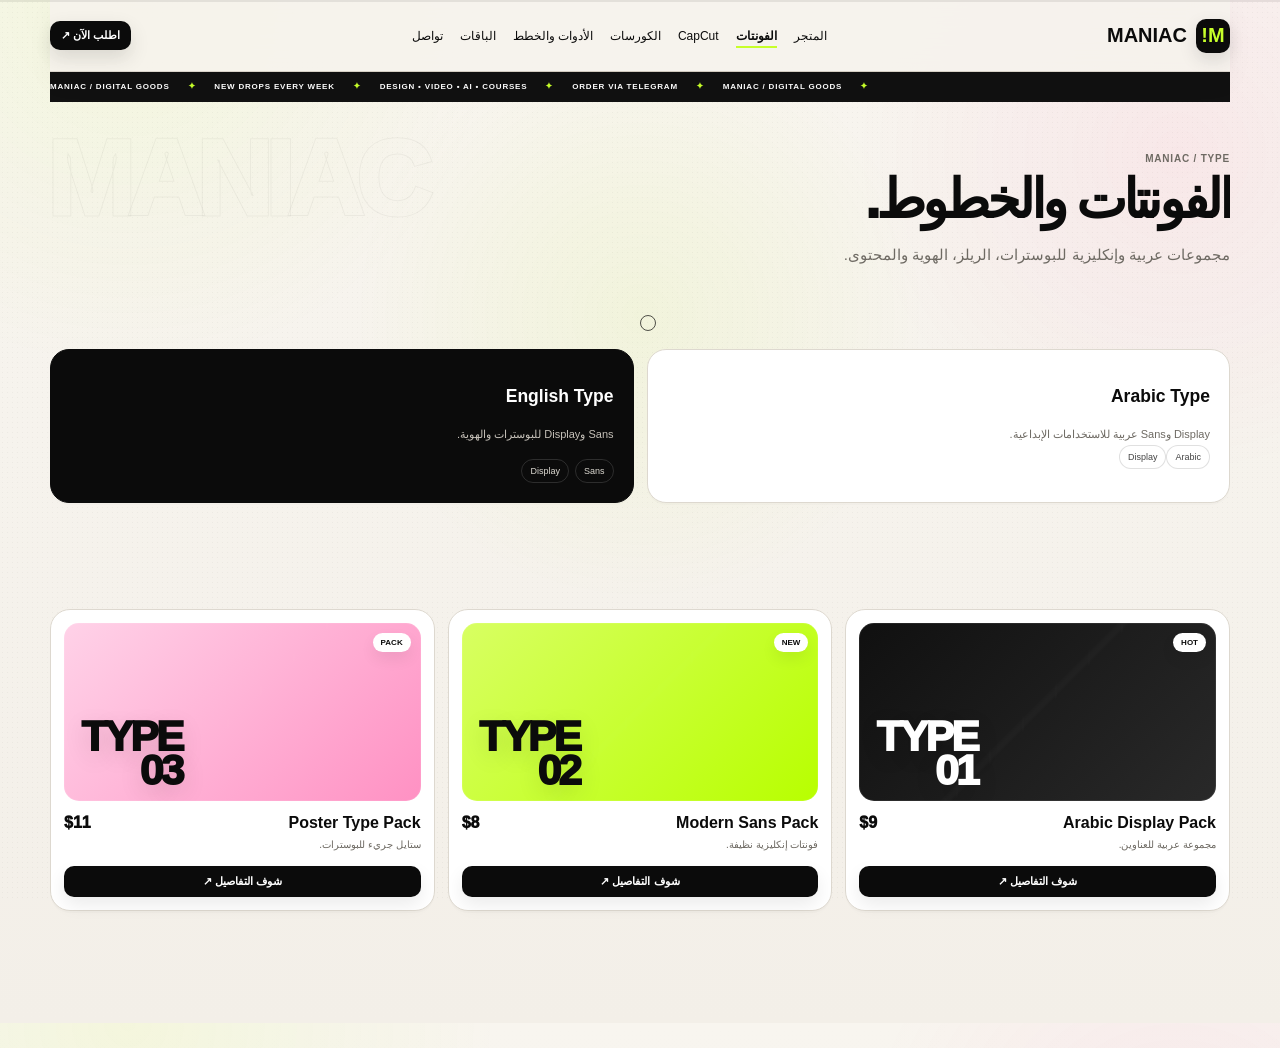
<file: fonts.html>
<!doctype html><html lang="ar" dir="rtl"><head><meta charset="utf-8"><meta name="viewport" content="width=device-width,initial-scale=1"><meta http-equiv="Content-Security-Policy" content="default-src 'self'; base-uri 'self'; form-action 'self'; object-src 'none'; script-src 'self'; script-src-attr 'none'; style-src 'self'; style-src-attr 'none'; img-src 'self' https://images.unsplash.com; font-src 'self'; media-src 'self'; connect-src 'self'; manifest-src 'self'; worker-src 'self'; upgrade-insecure-requests"><meta name="referrer" content="strict-origin-when-cross-origin"><link rel="canonical" href="https://aibrahamdrbaa-dot.github.io/fonts.html"><meta property="og:url" content="https://aibrahamdrbaa-dot.github.io/fonts.html"><title>الفونتات والخطوط. — Maniac</title><meta name="description" content="فونتات وخطوط MANIAC العربية والإنكليزية للبوسترات، الهوية، الريلز والمحتوى الإبداعي."><meta name="theme-color" content="#0b0b0b"><meta name="application-name" content="MANIAC"><meta name="apple-mobile-web-app-title" content="MANIAC"><meta property="og:site_name" content="MANIAC"><meta property="og:type" content="website"><meta property="og:title" content="الفونتات والخطوط. — Maniac"><meta property="og:description" content="فونتات وخطوط MANIAC العربية والإنكليزية للبوسترات، الهوية، الريلز والمحتوى الإبداعي."><meta name="twitter:card" content="summary"><link rel="icon" href="/favicon.ico" sizes="any"><link rel="icon" href="/favicon.svg" type="image/svg+xml"><link rel="manifest" href="/manifest.json"><link rel="stylesheet" href="style.css?v=20260921g"></head><body><a class="skipLink" href="#main-content">تخطى إلى المحتوى</a><div class="wrap"><header><nav aria-label="التنقل الرئيسي"><a class="logo" href="index.html"><span class="logoMark" lang="en">M!</span><span lang="en">MANIAC</span></a><div class="nav"><a href="shop.html">المتجر</a><a class="active" aria-current="page" href="fonts.html">الفونتات</a><a href="capcut.html">CapCut</a><a href="courses.html">الكورسات</a><a href="tools.html">الأدوات والخطط</a><a href="bundles.html">الباقات</a><a href="contact.html">تواصل</a></div><a class="navBtn" href="https://t.me/aabrahamdrbaa" target="_blank" rel="noopener noreferrer">اطلب الآن ↗</a></nav></header><div class="ticker"><div class="tickerTrack"><span>MANIAC / DIGITAL GOODS</span><i>✦</i><span>NEW DROPS EVERY WEEK</span><i>✦</i><span>DESIGN • VIDEO • AI • COURSES</span><i>✦</i><span>ORDER VIA TELEGRAM</span><i>✦</i><span>MANIAC / DIGITAL GOODS</span><i>✦</i></div></div><main id="main-content"><section class="pageHead"><span class="eyebrow">MANIAC / TYPE</span><h1>الفونتات والخطوط.</h1><p>مجموعات عربية وإنكليزية للبوسترات، الريلز، الهوية والمحتوى.</p></section><section class="section"><div class="split"><div class="panel"><h3>Arabic Type</h3><p>Display وSans عربية للاستخدامات الإبداعية.</p><div class="tagRow"><span class="tag">Arabic</span><span class="tag">Display</span></div></div><div class="panel dark"><h3>English Type</h3><p>Sans وDisplay للبوسترات والهوية.</p><div class="pillRow"><span class="pill">Sans</span><span class="pill">Display</span></div></div></div></section><section class="section"><div class="products"><article class="card"><div class="visual black"><span class="sticker">HOT</span><div class="art">TYPE<br>01</div></div><div class="row"><div><h3>Arabic Display Pack</h3><p>مجموعة عربية للعناوين.</p></div><div class="price">$9</div></div><a class="buy" href="https://t.me/aabrahamdrbaa" target="_blank" rel="noopener noreferrer">شراء / التفاصيل ↗</a></article><article class="card"><div class="visual lime"><span class="sticker">NEW</span><div class="art">TYPE<br>02</div></div><div class="row"><div><h3>Modern Sans Pack</h3><p>فونتات إنكليزية نظيفة.</p></div><div class="price">$8</div></div><a class="buy" href="https://t.me/aabrahamdrbaa" target="_blank" rel="noopener noreferrer">شراء / التفاصيل ↗</a></article><article class="card"><div class="visual pink"><span class="sticker">PACK</span><div class="art">TYPE<br>03</div></div><div class="row"><div><h3>Poster Type Pack</h3><p>ستايل جريء للبوسترات.</p></div><div class="price">$11</div></div><a class="buy" href="https://t.me/aabrahamdrbaa" target="_blank" rel="noopener noreferrer">شراء / التفاصيل ↗</a></article></div></section></main><footer><span>MANIAC © 2026</span><span>Everything for creators. One place.</span></footer></div><div class="mobileBar"><a href="shop.html">المتجر</a><a href="bundles.html">الباقات</a><a class="mobileOrder" href="https://t.me/aabrahamdrbaa" target="_blank" rel="noopener noreferrer">Telegram ↗</a></div><script defer src="script.js?v=20260921b"></script></body></html>
</file>
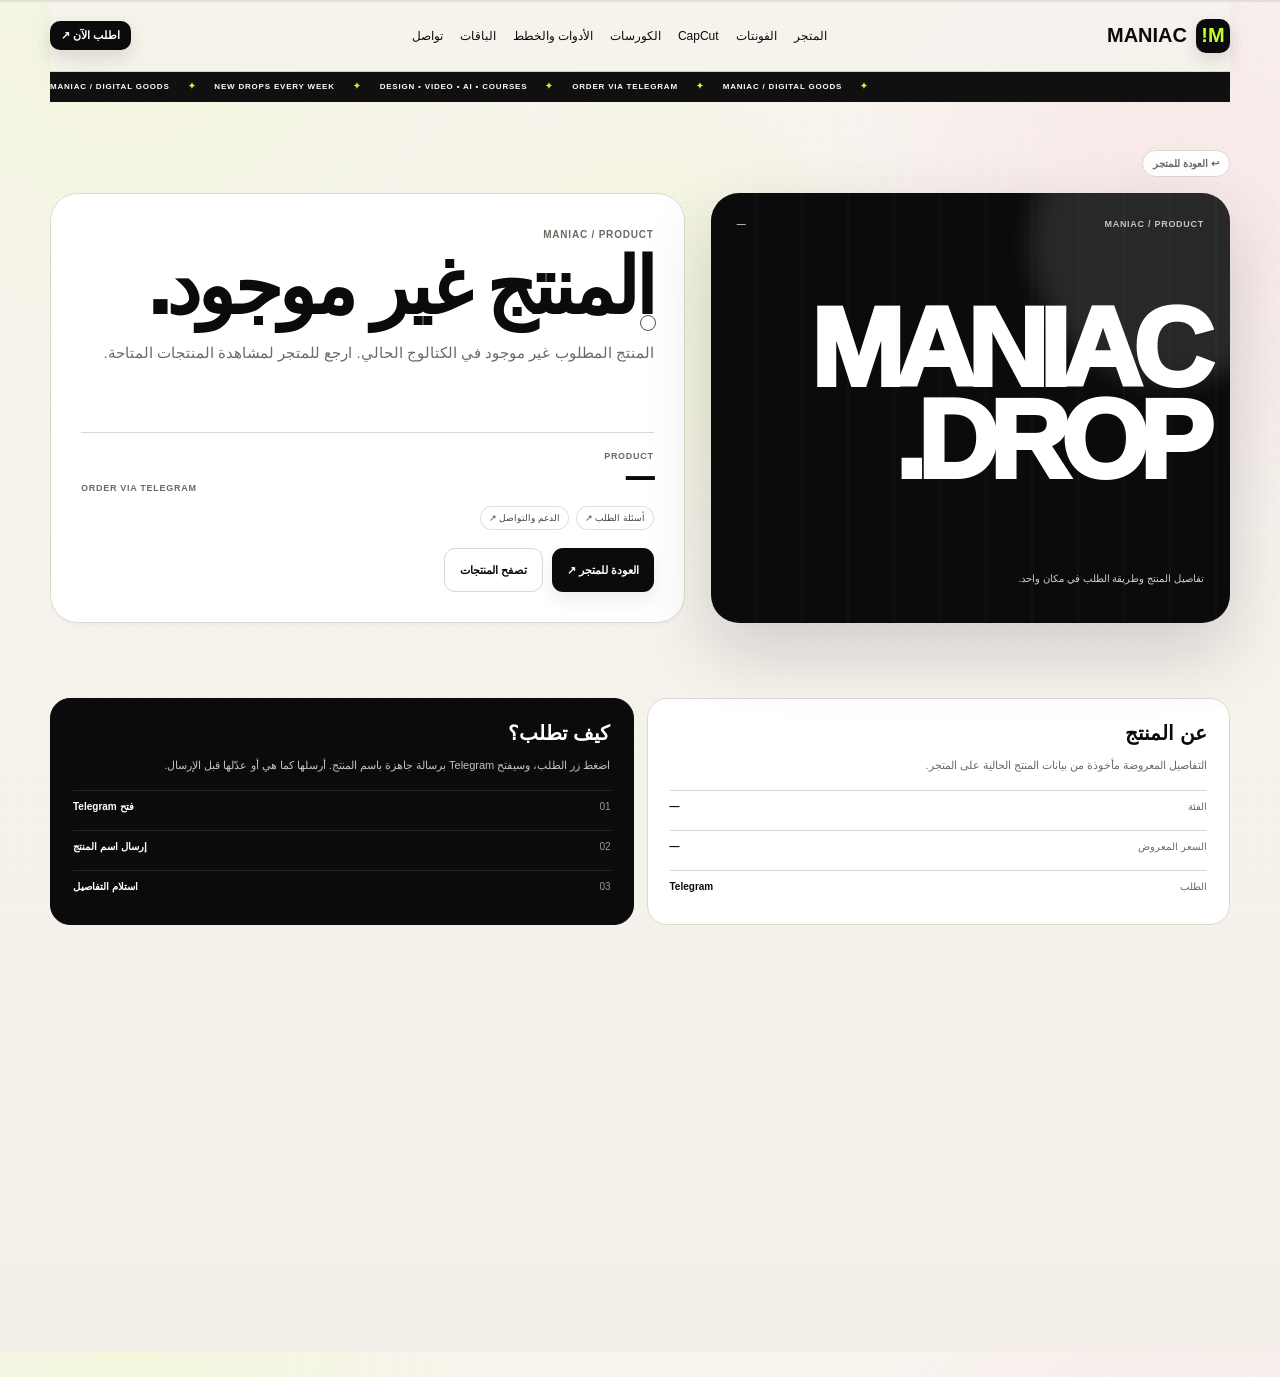
<file: product.html>
<!doctype html><html lang="ar" dir="rtl"><head><meta charset="utf-8"><meta name="viewport" content="width=device-width,initial-scale=1"><meta http-equiv="Content-Security-Policy" content="default-src 'self'; base-uri 'self'; form-action 'self'; object-src 'none'; script-src 'self'; script-src-attr 'none'; style-src 'self'; style-src-attr 'none'; img-src 'self' https://images.unsplash.com; font-src 'self'; media-src 'self'; connect-src 'self'; manifest-src 'self'; worker-src 'self'; upgrade-insecure-requests"><meta name="referrer" content="strict-origin-when-cross-origin"><link rel="canonical" href="https://aibrahamdrbaa-dot.github.io/product.html"><meta property="og:url" content="https://aibrahamdrbaa-dot.github.io/product.html"><title>MANIAC — المنتج</title><meta name="description" content="تفاصيل منتج MANIAC وطريقة الطلب عبر Telegram."><meta name="theme-color" content="#0b0b0b"><meta name="application-name" content="MANIAC"><meta name="apple-mobile-web-app-title" content="MANIAC"><meta property="og:site_name" content="MANIAC"><meta property="og:type" content="website"><meta property="og:title" content="MANIAC — المنتج"><meta property="og:description" content="تفاصيل منتج MANIAC وطريقة الطلب عبر Telegram."><meta name="twitter:card" content="summary"><link rel="icon" href="/favicon.ico" sizes="any"><link rel="icon" href="/favicon.svg" type="image/svg+xml"><link rel="manifest" href="/manifest.json"><link rel="stylesheet" href="style.css?v=20260921g"><link rel="stylesheet" href="product.css?v=20260921a"></head><body><a class="skipLink" href="#main-content">تخطى إلى المحتوى</a><div class="wrap"><header><nav aria-label="التنقل الرئيسي"><a class="logo" href="index.html"><span class="logoMark" lang="en">M!</span><span lang="en">MANIAC</span></a><div class="nav"><a href="shop.html">المتجر</a><a href="fonts.html">الفونتات</a><a href="capcut.html">CapCut</a><a href="courses.html">الكورسات</a><a href="tools.html">الأدوات والخطط</a><a href="bundles.html">الباقات</a><a href="contact.html">تواصل</a></div><a class="navBtn" href="https://t.me/aabrahamdrbaa" target="_blank" rel="noopener noreferrer">اطلب الآن ↗</a></nav></header><div class="ticker"><div class="tickerTrack"><span>MANIAC / DIGITAL GOODS</span><i>✦</i><span>NEW DROPS EVERY WEEK</span><i>✦</i><span>DESIGN • VIDEO • AI • COURSES</span><i>✦</i><span>ORDER VIA TELEGRAM</span><i>✦</i><span>MANIAC / DIGITAL GOODS</span><i>✦</i></div></div><main id="main-content" data-product-page><section class="productShell" id="productPage"><a class="productBack" href="shop.html">↩ العودة للمتجر</a><div class="productHero"><div class="productVisual" data-product-theme><div class="productVisualMeta"><span>MANIAC / PRODUCT</span><span data-product-category>—</span></div><div class="productMark" data-product-mark><span>MANIAC</span><span>DROP.</span></div><p class="productMetaBottom" data-product-visual-copy>تفاصيل المنتج وطريقة الطلب في مكان واحد.</p></div><div class="productCopy"><div><span class="eyebrow">MANIAC / PRODUCT</span><h1 data-product-title>المنتج.</h1><p class="productSummary" data-product-summary>حمّل الصفحة من خلال رابط المنتج.</p></div><div><div class="productPriceRow"><div><div class="productCategory" data-product-category-copy>PRODUCT</div><div class="productPrice" data-product-price>—</div></div><div class="productCategory">ORDER VIA TELEGRAM</div></div><div class="productTrustRow" aria-label="معلومات قبل الطلب">
  <a class="tag" href="faq.html">أسئلة الطلب ↗</a>
  <a class="tag" href="contact.html">الدعم والتواصل ↗</a>
</div><div class="productActions"><a class="buy" data-product-order href="https://t.me/aabrahamdrbaa" target="_blank" rel="noopener noreferrer">اطلب عبر Telegram ↗</a><a class="productSecondary" href="shop.html">تصفح المنتجات</a></div></div></div></div></section><section class="section"><div class="productGrid"><article class="productInfo"><h2>عن المنتج</h2><p data-product-about>التفاصيل المعروضة مأخوذة من بيانات المنتج الحالية على المتجر.</p><div class="productFacts"><div class="productFact"><span>الفئة</span><strong data-product-fact-category>—</strong></div><div class="productFact"><span>السعر المعروض</span><strong data-product-fact-price>—</strong></div><div class="productFact"><span>الطلب</span><strong>Telegram</strong></div></div></article><article class="productInfo dark"><h2>كيف تطلب؟</h2><p>اضغط زر الطلب، وسيفتح Telegram برسالة جاهزة باسم المنتج. أرسلها كما هي أو عدّلها قبل الإرسال.</p><div class="productFacts"><div class="productFact"><span>01</span><strong>فتح Telegram</strong></div><div class="productFact"><span>02</span><strong>إرسال اسم المنتج</strong></div><div class="productFact"><span>03</span><strong>استلام التفاصيل</strong></div></div></article></div></section><section class="section productRelated"><div class="head"><div><h2>منتجات قريبة.</h2><p>تصفح منتجات من نفس عالم MANIAC.</p></div></div><div class="productRelatedGrid" data-related-products></div></section><section class="banner"><div><h2>بدك شي ثاني؟</h2><p>ارجع للمتجر أو راسل MANIAC مباشرة.</p></div><a class="bannerBtn" href="contact.html">تواصل ↗</a></section></main><footer><span>MANIAC © 2026</span><span>Everything for creators. One place.</span></footer></div><div class="mobileBar"><a href="shop.html">المتجر</a><a href="bundles.html">الباقات</a><a class="mobileOrder" href="https://t.me/aabrahamdrbaa" target="_blank" rel="noopener noreferrer">Telegram ↗</a></div><script defer src="script.js?v=20260921c"></script></body></html>
</file>
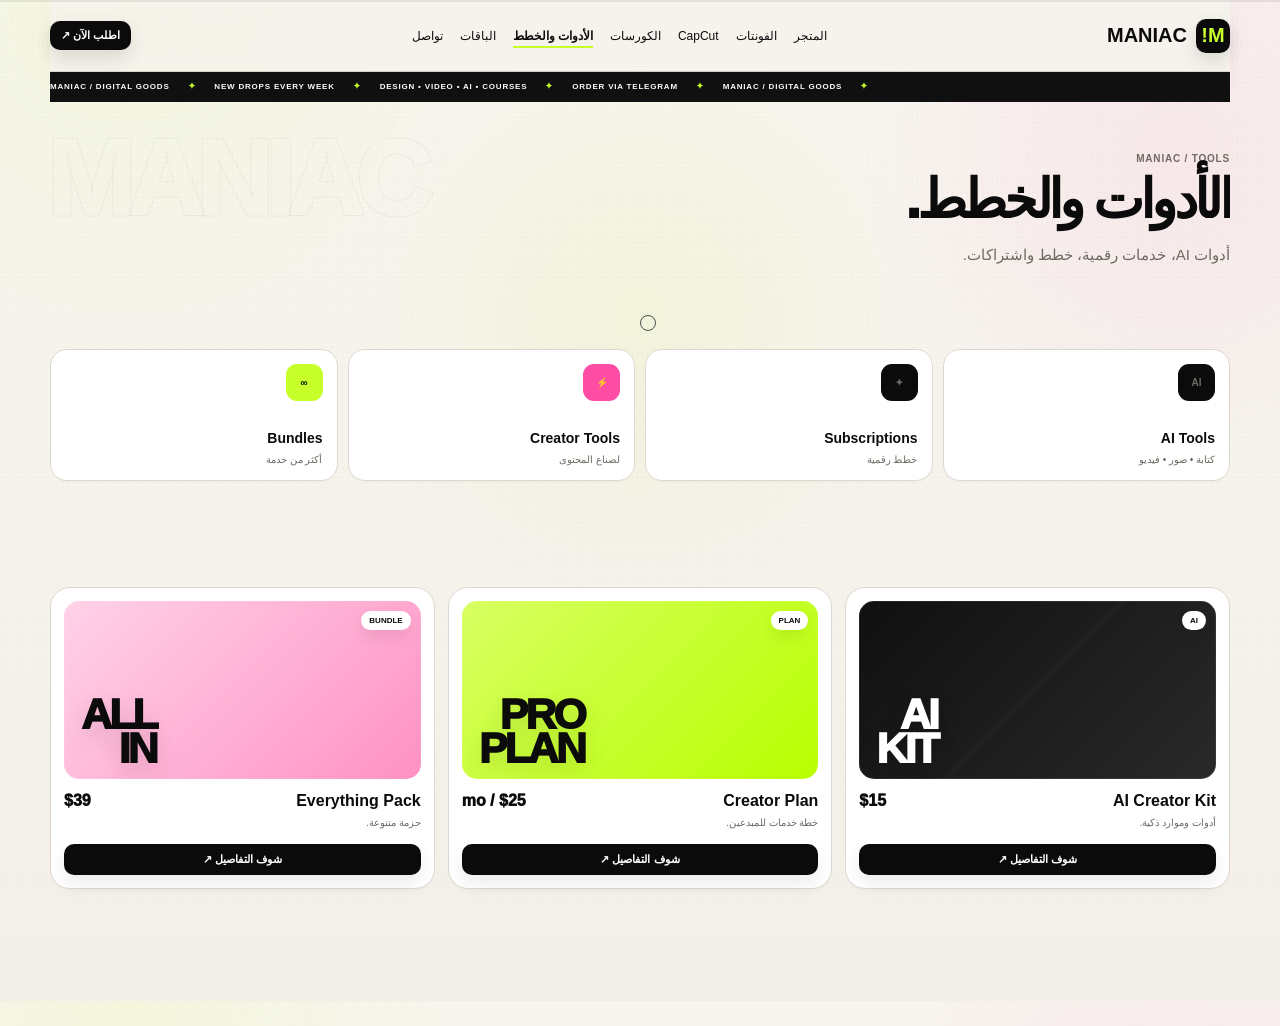
<file: tools.html>
<!doctype html><html lang="ar" dir="rtl"><head><meta charset="utf-8"><meta name="viewport" content="width=device-width,initial-scale=1"><meta http-equiv="Content-Security-Policy" content="default-src 'self'; base-uri 'self'; form-action 'self'; object-src 'none'; script-src 'self'; script-src-attr 'none'; style-src 'self'; style-src-attr 'none'; img-src 'self' https://images.unsplash.com; font-src 'self'; media-src 'self'; connect-src 'self'; manifest-src 'self'; worker-src 'self'; upgrade-insecure-requests"><meta name="referrer" content="strict-origin-when-cross-origin"><link rel="canonical" href="https://aibrahamdrbaa-dot.github.io/tools.html"><meta property="og:url" content="https://aibrahamdrbaa-dot.github.io/tools.html"><title>الأدوات والخطط. — Maniac</title><meta name="description" content="أدوات وخطط MANIAC: أدوات AI، خدمات رقمية، خطط وموارد لصناع المحتوى."><meta name="theme-color" content="#0b0b0b"><meta name="application-name" content="MANIAC"><meta name="apple-mobile-web-app-title" content="MANIAC"><meta property="og:site_name" content="MANIAC"><meta property="og:type" content="website"><meta property="og:title" content="الأدوات والخطط. — Maniac"><meta property="og:description" content="أدوات وخطط MANIAC: أدوات AI، خدمات رقمية، خطط وموارد لصناع المحتوى."><meta name="twitter:card" content="summary"><link rel="icon" href="/favicon.ico" sizes="any"><link rel="icon" href="/favicon.svg" type="image/svg+xml"><link rel="manifest" href="/manifest.json"><link rel="stylesheet" href="style.css?v=20260921g"></head><body><a class="skipLink" href="#main-content">تخطى إلى المحتوى</a><div class="wrap"><header><nav aria-label="التنقل الرئيسي"><a class="logo" href="index.html"><span class="logoMark" lang="en">M!</span><span lang="en">MANIAC</span></a><div class="nav"><a href="shop.html">المتجر</a><a href="fonts.html">الفونتات</a><a href="capcut.html">CapCut</a><a href="courses.html">الكورسات</a><a class="active" aria-current="page" href="tools.html">الأدوات والخطط</a><a href="bundles.html">الباقات</a><a href="contact.html">تواصل</a></div><a class="navBtn" href="https://t.me/aabrahamdrbaa" target="_blank" rel="noopener noreferrer">اطلب الآن ↗</a></nav></header><div class="ticker"><div class="tickerTrack"><span>MANIAC / DIGITAL GOODS</span><i>✦</i><span>NEW DROPS EVERY WEEK</span><i>✦</i><span>DESIGN • VIDEO • AI • COURSES</span><i>✦</i><span>ORDER VIA TELEGRAM</span><i>✦</i><span>MANIAC / DIGITAL GOODS</span><i>✦</i></div></div><main id="main-content"><section class="pageHead"><span class="eyebrow">MANIAC / TOOLS</span><h1>الأدوات والخطط.</h1><p>أدوات AI، خدمات رقمية، خطط واشتراكات.</p></section><section class="section"><div class="grid"><a class="cat" href="#products"><span class="icon">AI</span><div><h3>AI Tools</h3><span>كتابة • صور • فيديو</span></div></a><a class="cat" href="#products"><span class="icon">✦</span><div><h3>Subscriptions</h3><span>خطط رقمية</span></div></a><a class="cat" href="#products"><span class="icon">⚡</span><div><h3>Creator Tools</h3><span>لصناع المحتوى</span></div></a><a class="cat" href="#products"><span class="icon">∞</span><div><h3>Bundles</h3><span>أكثر من خدمة</span></div></a></div></section><section class="section" id="products"><div class="products"><article class="card"><div class="visual black"><span class="sticker">AI</span><div class="art">AI<br>KIT</div></div><div class="row"><div><h3>AI Creator Kit</h3><p>أدوات وموارد ذكية.</p></div><div class="price">$15</div></div><a class="buy" href="https://t.me/aabrahamdrbaa" target="_blank" rel="noopener noreferrer">شراء / التفاصيل ↗</a></article><article class="card"><div class="visual lime"><span class="sticker">PLAN</span><div class="art">PRO<br>PLAN</div></div><div class="row"><div><h3>Creator Plan</h3><p>خطة خدمات للمبدعين.</p></div><div class="price">$25 / mo</div></div><a class="buy" href="https://t.me/aabrahamdrbaa" target="_blank" rel="noopener noreferrer">شراء / التفاصيل ↗</a></article><article class="card"><div class="visual pink"><span class="sticker">BUNDLE</span><div class="art">ALL<br>IN</div></div><div class="row"><div><h3>Everything Pack</h3><p>حزمة متنوعة.</p></div><div class="price">$39</div></div><a class="buy" href="https://t.me/aabrahamdrbaa" target="_blank" rel="noopener noreferrer">شراء / التفاصيل ↗</a></article></div></section></main><footer><span>MANIAC © 2026</span><span>Everything for creators. One place.</span></footer></div><div class="mobileBar"><a href="shop.html">المتجر</a><a href="bundles.html">الباقات</a><a class="mobileOrder" href="https://t.me/aabrahamdrbaa" target="_blank" rel="noopener noreferrer">Telegram ↗</a></div><script defer src="script.js?v=20260921b"></script></body></html>
</file>
<file: style.css>
:root{--ink:#0b0b0b;--paper:#f6f3ed;--muted:#6e6a63;--line:#ddd8cf;--lime:#c7ff2a;--pink:#ff4da6}*{box-sizing:border-box}body{margin:0;background:var(--paper);color:var(--ink);font-family:Inter,Arial,sans-serif;font-size:15px}a{text-decoration:none;color:inherit}.wrap{width:min(1180px,calc(100% - 34px));margin:auto}nav{height:72px;display:flex;align-items:center;justify-content:space-between;border-bottom:1px solid var(--line);gap:14px}.logo{display:flex;gap:9px;align-items:center;font-weight:900;font-size:20px;white-space:nowrap}.logoMark{width:34px;height:34px;border-radius:10px;background:#0b0b0b;color:var(--lime);display:grid;place-items:center}.nav{display:flex;gap:17px;font-size:12px;overflow:auto;white-space:nowrap;max-width:58vw}.nav a.active,.nav a:hover{font-weight:800}.navBtn,.buy{background:#0b0b0b;color:#fff;border-radius:10px;font-weight:800}.navBtn{padding:8px 11px;font-size:11px}.hero{padding:62px 0 34px;display:grid;grid-template-columns:1.2fr .8fr;gap:28px}.kicker{display:inline-flex;gap:6px;align-items:center;background:#fff;border:1px solid #cfc9bf;border-radius:99px;padding:6px 10px;font-size:10px;font-weight:800}.kicker i{width:6px;height:6px;border-radius:50%;background:var(--lime)}h1{font-size:clamp(44px,6.7vw,82px);line-height:.98;letter-spacing:-3.7px;margin:21px 0 17px;font-weight:950}.accent{position:relative;z-index:1}.accent:after{content:"";position:absolute;left:0;right:0;bottom:3px;height:13px;background:var(--lime);z-index:-1;transform:skewX(-8deg)}.lead,.pageHead p{font-size:15px;line-height:1.85;color:var(--muted);max-width:650px}.heroSide{background:#0b0b0b;color:#fff;border-radius:24px;padding:21px;min-height:305px;position:relative;overflow:hidden}.heroSide:before{content:"";position:absolute;width:220px;height:220px;border-radius:50%;background:var(--pink);filter:blur(52px);opacity:.3;left:-60px;bottom:-85px}.mini,.bigWord,.sideText,.pillRow{position:relative;z-index:2}.mini{display:flex;justify-content:space-between;color:#bbb7b0;font-size:10px}.bigWord{font-size:53px;font-weight:950;line-height:.9;letter-spacing:-3px;margin-top:58px}.bigWord span{color:var(--lime)}.sideText{font-size:12px;color:#c9c5bd;line-height:1.6;margin-top:17px}.pillRow{display:flex;gap:6px;flex-wrap:wrap;margin-top:14px}.pill,.tag{border-radius:99px;padding:6px 8px;font-size:9px}.pill{border:1px solid rgba(255,255,255,.14);color:#dedbd3}.tag{display:inline-block;background:#fff;border:1px solid rgba(0,0,0,.12);color:#444}.section{padding:53px 0}.head{display:flex;justify-content:space-between;align-items:end;margin-bottom:18px}.head h2{font-size:28px;margin:0}.head p{font-size:12px;color:var(--muted);margin:0}.pageHead{padding:46px 0 12px}.eyebrow{font-size:10px;color:var(--muted);font-weight:800;letter-spacing:.08em}.pageHead h1{font-size:54px;margin:8px 0 10px}.grid{display:grid;grid-template-columns:repeat(4,1fr);gap:10px}.cat{background:#fff;border:1px solid var(--line);border-radius:17px;padding:14px;min-height:132px;display:flex;flex-direction:column;justify-content:space-between}.icon{width:37px;height:37px;border-radius:11px;background:#0b0b0b;color:var(--lime);display:grid;place-items:center;font-weight:900;font-size:11px}.cat h3{font-size:14px;margin:11px 0 3px}.cat span{font-size:10px;color:var(--muted)}.products{display:grid;grid-template-columns:repeat(3,1fr);gap:13px}.card{background:#fff;border:1px solid var(--line);border-radius:20px;padding:13px}.visual{height:178px;border-radius:15px;position:relative;overflow:hidden;margin-bottom:13px}.black{background:linear-gradient(135deg,#101010,#292929)}.lime{background:linear-gradient(135deg,#d8ff62,#b8ff00)}.pink{background:linear-gradient(135deg,#ffd2e8,#ff91c3)}.sticker{position:absolute;top:10px;right:10px;background:#fff;border-radius:99px;padding:5px 8px;font-size:8px;font-weight:900}.art{position:absolute;left:17px;bottom:13px;font-size:43px;font-weight:950;line-height:.8;letter-spacing:-3px}.black .art{color:#fff}.lime .art,.pink .art{color:#0b0b0b}.row{display:flex;justify-content:space-between;gap:8px}.card h3{font-size:16px;margin:0 0 4px}.card p{font-size:10px;line-height:1.7;color:var(--muted);margin:0}.price{font-size:16px;font-weight:950;white-space:nowrap}.buy{display:block;text-align:center;padding:9px;margin-top:13px;font-size:11px}.note{font-size:8px;line-height:1.5;color:#8a867e;margin-top:9px}.split{display:grid;grid-template-columns:1fr 1fr;gap:13px}.panel{background:#fff;border:1px solid var(--line);border-radius:19px;padding:19px}.dark{background:#0b0b0b!important;color:#fff;border-color:#0b0b0b!important}.panel p{font-size:11px;line-height:1.8;color:var(--muted);margin:0}.dark p{color:#c6c1b9}.banner{background:#0b0b0b;color:#fff;border-radius:23px;padding:29px;display:flex;justify-content:space-between;align-items:center;gap:18px;margin:10px 0 20px}.banner h2{font-size:30px;margin:0 0 6px}.banner p{font-size:11px;color:#c6c1b9;margin:0}.bannerBtn{background:var(--lime);color:#0b0b0b;padding:9px 13px;border-radius:10px;font-size:11px;font-weight:900;white-space:nowrap}footer{border-top:1px solid var(--line);padding:20px 0 28px;display:flex;justify-content:space-between;color:#78736b;font-size:9px}@media(max-width:900px){.hero{grid-template-columns:1fr}.products{grid-template-columns:1fr 1fr}.grid{grid-template-columns:1fr 1fr}}@media(max-width:620px){.wrap{width:calc(100% - 20px)}nav{height:63px}.logo{font-size:18px}.logoMark{width:31px;height:31px}.nav{gap:12px;font-size:9px;max-width:47vw}.navBtn{font-size:10px;padding:7px 9px}.hero{padding:42px 0 20px}h1{font-size:clamp(39px,12.7vw,56px);letter-spacing:-2.5px}.lead{font-size:13px}.heroSide{min-height:230px;padding:17px;border-radius:19px}.bigWord{font-size:43px;margin-top:42px}.sideText{font-size:10px}.pill{font-size:8px}.section{padding:41px 0}.head{display:block}.head h2{font-size:24px;margin-bottom:5px}.pageHead{padding:35px 0 12px}.pageHead h1{font-size:39px;letter-spacing:-2px}.grid{gap:8px}.cat{padding:11px;min-height:112px;border-radius:14px}.icon{width:31px;height:31px}.cat h3{font-size:12px}.cat span{font-size:9px}.products{grid-template-columns:1fr}.visual{height:155px}.art{font-size:38px}.card h3{font-size:14px}.buy{font-size:10px;padding:8px}.split{grid-template-columns:1fr}.banner{display:block;padding:23px;border-radius:19px}.banner h2{font-size:24px}.bannerBtn{display:inline-block;margin-top:13px}footer{display:block}footer span{display:block;margin-top:5px}}
body{position:relative;background:radial-gradient(circle at 10% 0%,rgba(199,255,42,.09),transparent 24%),radial-gradient(circle at 92% 15%,rgba(255,77,166,.08),transparent 22%),linear-gradient(180deg,#f8f5ef 0%,var(--paper) 42%,#f3efe8 100%)}
body:before{content:"";position:fixed;inset:0;pointer-events:none;z-index:0;opacity:.3;background-image:radial-gradient(rgba(11,11,11,.12) .55px,transparent .55px);background-size:5px 5px;mix-blend-mode:multiply}
.wrap,nav,main,footer{position:relative;z-index:1}
nav{position:sticky;top:0;z-index:50;background:rgba(246,243,237,.86);backdrop-filter:blur(18px);-webkit-backdrop-filter:blur(18px);box-shadow:0 10px 28px rgba(11,11,11,.04)}
nav:after{content:"";position:absolute;left:0;right:0;bottom:-1px;height:1px;background:linear-gradient(90deg,transparent,#cfc8bc,transparent)}
.logoMark{box-shadow:0 7px 18px rgba(11,11,11,.12);transition:.25s}.logo:hover .logoMark{transform:rotate(-8deg) scale(1.05)}
.nav a{position:relative;padding:8px 0}.nav a:after{content:"";position:absolute;right:0;left:0;bottom:3px;height:2px;background:var(--lime);transform:scaleX(0);transform-origin:right;transition:.2s}.nav a:hover:after,.nav a.active:after{transform:scaleX(1)}
.navBtn{box-shadow:0 8px 20px rgba(11,11,11,.12);transition:.2s}.navBtn:hover{transform:translateY(-2px);box-shadow:0 12px 24px rgba(11,11,11,.17)}
.ticker{overflow:hidden;border-bottom:1px solid var(--line);background:#111;color:#fff;height:29px;display:flex;align-items:center}.tickerTrack{display:flex;align-items:center;gap:17px;white-space:nowrap;min-width:max-content;font-size:8px;font-weight:800;letter-spacing:.12em;animation:marquee 28s linear infinite}.ticker i{color:var(--lime);font-style:normal}@keyframes marquee{from{transform:translateX(0)}to{transform:translateX(-50%)}}
.hero{position:relative;isolation:isolate}.hero:before{content:"MANIAC";position:absolute;z-index:-1;left:-35px;top:20px;font-size:clamp(130px,20vw,250px);font-weight:950;letter-spacing:-14px;line-height:.75;color:transparent;-webkit-text-stroke:1px rgba(11,11,11,.055);pointer-events:none}
.hero>div:first-child{animation:rise .65s ease both}.heroSide{box-shadow:0 24px 65px rgba(11,11,11,.14);transform:rotate(-1deg);transition:.35s}.heroSide:hover{transform:translateY(-4px) rotate(0deg)}.heroSide:before{animation:float 7s ease-in-out infinite}
@keyframes rise{from{opacity:0;transform:translateY(15px)}to{opacity:1;transform:none}}@keyframes float{0%,100%{transform:translate(0,0)}50%{transform:translate(13px,-12px)}}
.featureLine{margin:0 0 18px;border-top:1px solid var(--line);border-bottom:1px solid var(--line);padding:12px 4px;display:flex;justify-content:space-between;gap:12px;overflow:hidden;color:#7a746c;font-size:9px;letter-spacing:.07em}.featureLine span{color:#9b958c}.featureLine b{color:#211f1c;font-size:9px}
.grid .cat,.card,.panel{box-shadow:0 2px 0 rgba(11,11,11,.015);transition:transform .22s ease,box-shadow .22s ease,border-color .22s ease}.grid .cat{position:relative;overflow:hidden}.grid .cat:before{content:"";position:absolute;right:0;top:0;width:0;height:2px;background:var(--lime);transition:.25s}.grid .cat:hover:before{width:100%}
.grid .cat:nth-child(3n) .icon{background:var(--pink);color:#0b0b0b}.grid .cat:nth-child(4n) .icon{background:var(--lime);color:#0b0b0b}.grid .cat:hover,.card:hover,.panel:hover{transform:translateY(-4px);box-shadow:0 18px 34px rgba(18,14,10,.08);border-color:#cbc4b8}
.visual{box-shadow:inset 0 0 0 1px rgba(255,255,255,.08)}.visual:after{content:"";position:absolute;inset:0;opacity:.35;background:linear-gradient(135deg,transparent 0 48%,rgba(255,255,255,.08) 49% 50%,transparent 51%),repeating-linear-gradient(90deg,transparent 0 31px,rgba(255,255,255,.055) 32px,transparent 33px)}.black:after{opacity:.25}.lime:after,.pink:after{opacity:.18}
.sticker{box-shadow:0 7px 15px rgba(0,0,0,.07)}.art{z-index:2;text-shadow:0 8px 25px rgba(0,0,0,.12)}
.buy{position:relative;overflow:hidden;transition:.2s;box-shadow:0 8px 18px rgba(11,11,11,.08)}.buy:hover{transform:translateY(-2px);box-shadow:0 12px 22px rgba(11,11,11,.16)}
.banner{box-shadow:0 22px 55px rgba(11,11,11,.14)}.banner:after{content:"MANIAC";position:absolute;left:25px;bottom:-42px;font-size:100px;font-weight:950;color:rgba(255,255,255,.035);letter-spacing:-8px;pointer-events:none}.bannerBtn{box-shadow:0 9px 18px rgba(199,255,42,.16);transition:.2s}.bannerBtn:hover{transform:translateY(-2px);box-shadow:0 13px 25px rgba(199,255,42,.24)}
.pageHead{position:relative;overflow:hidden}.pageHead:after{content:"MANIAC";position:absolute;left:-4px;top:18px;font-size:105px;font-weight:950;letter-spacing:-7px;color:transparent;-webkit-text-stroke:1px rgba(11,11,11,.045);pointer-events:none}.pageHead>*{position:relative;z-index:1}
.mobileBar{display:none}
@media(max-width:620px){
 body{padding-bottom:56px}.ticker{height:26px}.tickerTrack{font-size:7px;gap:13px}.hero:before{font-size:92px;left:-8px;top:30px;letter-spacing:-7px}.featureLine{justify-content:flex-start;gap:9px;overflow:auto;white-space:nowrap;padding:10px 2px}.featureLine b{font-size:8px}.pageHead:after{font-size:70px;top:20px;letter-spacing:-5px}
 .heroSide{transform:none}
 .mobileBar{position:fixed;display:grid;grid-template-columns:1fr 1fr 1.45fr;gap:6px;left:8px;right:8px;bottom:8px;padding:7px;background:rgba(11,11,11,.92);border:1px solid rgba(255,255,255,.1);border-radius:15px;box-shadow:0 15px 35px rgba(0,0,0,.2);backdrop-filter:blur(14px);z-index:80}
 .mobileBar a{color:#fff;text-align:center;padding:8px 5px;border-radius:9px;font-size:10px}.mobileBar .mobileOrder{background:var(--lime);color:#0b0b0b;font-weight:900}
}

/* 2026-09-21 mobile/bidi stability patch */
bdi{unicode-bidi:isolate}
.ticker{position:relative;display:flex;align-items:center;width:100%;height:30px;overflow:hidden;background:#111!important;color:#fff!important;border-bottom:1px solid #111;direction:ltr}
.tickerTrack{direction:ltr!important;display:flex!important;align-items:center;gap:18px;width:max-content;min-width:max-content;white-space:nowrap;flex-wrap:nowrap;font-size:8px;font-weight:800;letter-spacing:.1em;line-height:1;animation:marquee 24s linear infinite}
.tickerTrack span,.tickerTrack i{flex:0 0 auto;display:inline-block}
.tickerTrack i{color:var(--lime);font-style:normal;font-size:9px}
.featureLine{direction:ltr;display:grid;grid-template-columns:repeat(4,minmax(0,1fr));align-items:center;gap:10px;padding:11px 2px;overflow:visible;white-space:nowrap}
.featureItem{display:flex;align-items:baseline;justify-content:center;gap:6px;min-width:0;white-space:nowrap}
.featureItem span{direction:ltr;color:#9b958c;font-variant-numeric:tabular-nums}
.featureItem b{direction:rtl;unicode-bidi:isolate;color:#211f1c;font-size:9px}
.hero h1 bdi{unicode-bidi:isolate;direction:ltr;display:inline-block}
@media(max-width:620px){
  .ticker{height:27px}
  .tickerTrack{gap:14px;font-size:7px;letter-spacing:.08em;animation-duration:21s}
  .featureLine{grid-template-columns:repeat(4,minmax(105px,1fr));gap:8px;overflow-x:auto;overflow-y:hidden;scrollbar-width:none;padding:9px 1px}
  .featureLine::-webkit-scrollbar{display:none}
  .featureItem{justify-content:flex-start;gap:5px}
  .featureItem b{font-size:8px}
  h1{font-size:clamp(38px,11.3vw,52px);letter-spacing:-2.3px}
}

/* 2026-09-21 accessibility + interaction polish */
html{-webkit-text-size-adjust:100%}
.nav{scrollbar-width:none;-webkit-overflow-scrolling:touch}
.nav::-webkit-scrollbar{display:none}

.skipLink{position:fixed;top:10px;left:10px;z-index:120;background:var(--ink);color:#fff;border:2px solid var(--lime);border-radius:10px;padding:10px 13px;font-size:11px;font-weight:900;transform:translateY(-160%);transition:transform .2s ease}
.skipLink:focus-visible{transform:translateY(0)}
a:focus-visible{outline:2px solid var(--lime);outline-offset:3px}
.banner{position:relative;overflow:hidden}

.steps{display:grid;grid-template-columns:repeat(3,1fr);gap:13px}
.step{background:#fff;border:1px solid var(--line);border-radius:19px;padding:18px;display:flex;gap:14px;align-items:flex-start;min-height:128px;box-shadow:0 2px 0 rgba(11,11,11,.015);transition:transform .22s ease,box-shadow .22s ease,border-color .22s ease}
.step:hover{transform:translateY(-4px);box-shadow:0 18px 34px rgba(18,14,10,.08);border-color:#cbc4b8}
.stepNo{flex:0 0 auto;width:40px;height:40px;border-radius:12px;background:var(--lime);color:var(--ink);display:grid;place-items:center;font-size:11px;font-weight:950;font-variant-numeric:tabular-nums}
.step h3{font-size:15px;margin:1px 0 5px}
.step p{font-size:10px;line-height:1.8;color:var(--muted);margin:0}

@media(max-width:900px){
  .steps{grid-template-columns:1fr}
}
@media(max-width:620px){
  .mobileBar a{min-height:44px;display:flex;align-items:center;justify-content:center;padding:8px 6px;font-size:11px}
  .step{min-height:0;padding:15px}
}
@media(prefers-reduced-motion:reduce){
  html{scroll-behavior:auto!important}
  *,*::before,*::after{animation-duration:.01ms!important;animation-iteration-count:1!important;transition-duration:.01ms!important}
  .tickerTrack{animation:none!important}
  .hero>div:first-child,.heroSide:before{animation:none!important}
}

/* 2026-09-21 overflow guard */
html,body{overflow-x:clip}

/* Real product photography for storefront cards */
.visual.photo{isolation:isolate;background:#111;box-shadow:inset 0 0 0 1px rgba(255,255,255,.07)}
.visual.photo img{position:absolute;inset:0;width:100%;height:100%;object-fit:cover;display:block;z-index:0;filter:saturate(.92) contrast(1.04);transition:transform .38s ease,filter .38s ease}
.visual.photo::before{content:"";position:absolute;inset:0;z-index:1;background:linear-gradient(180deg,rgba(0,0,0,.04) 10%,rgba(0,0,0,.18) 46%,rgba(0,0,0,.76) 100%)}
.visual.photo::after{content:"";position:absolute;inset:0;z-index:1;background:linear-gradient(135deg,rgba(255,255,255,.12),transparent 44%)}
.visual.photo .sticker,.visual.photo .art{z-index:2}
.visual.photo .art{color:#fff;text-shadow:0 5px 18px rgba(0,0,0,.42);font-size:34px;line-height:.84}
.visual.photo:hover img{transform:scale(1.055);filter:saturate(1) contrast(1.05)}
@media (max-width:620px){
  .visual.photo .art{font-size:30px}
}

/* MANIAC FX — 2026 interaction layer */
.js .fx-reveal{opacity:0;transform:translate3d(0,26px,0) scale(.985);transition:opacity .72s cubic-bezier(.2,.7,.2,1),transform .72s cubic-bezier(.2,.7,.2,1);transition-delay:calc(var(--fx-i,0) * 55ms)}
.js .fx-reveal.is-visible{opacity:1;transform:none}
.fx-progress{position:fixed;top:0;left:0;right:0;height:2px;z-index:9999;pointer-events:none;background:rgba(11,11,11,.08)}
.fx-progress span{display:block;width:100%;height:100%;background:linear-gradient(90deg,var(--lime),var(--pink));transform:scaleX(0);transform-origin:left center;box-shadow:0 0 14px rgba(199,255,42,.28)}
.fx-veil{position:fixed;inset:0;z-index:9998;display:grid;place-items:center;background:var(--paper);transition:opacity .62s cubic-bezier(.2,.75,.2,1),visibility .62s;pointer-events:none}
.fx-veil-mark{font-weight:950;font-size:clamp(70px,14vw,150px);letter-spacing:-.08em;line-height:.8;color:var(--ink);text-shadow:10px 10px 0 rgba(199,255,42,.72);animation:fxMark .75s cubic-bezier(.2,.7,.2,1) both}
.fx-veil-line{position:absolute;left:50%;bottom:25%;width:min(260px,38vw);height:2px;background:rgba(11,11,11,.12);overflow:hidden;transform:translateX(-50%)}
.fx-veil-line span{display:block;width:100%;height:100%;background:linear-gradient(90deg,var(--pink),var(--lime));transform:translateX(-100%);animation:fxLine 1s cubic-bezier(.7,0,.2,1) .08s both}
body.is-ready .fx-veil{opacity:0;visibility:hidden}
body.page-leave .fx-veil{opacity:1;visibility:visible;transition-duration:.32s}
body.page-leave .fx-veil-mark{animation:fxExit .25s ease both}
.fx-cursor{position:fixed;left:0;top:0;width:16px;height:16px;border:1px solid rgba(11,11,11,.7);border-radius:50%;z-index:9997;pointer-events:none;mix-blend-mode:multiply;transition:width .2s ease,height .2s ease,margin .2s ease,background .2s ease,border-color .2s ease}
.fx-cursor.is-hover{width:34px;height:34px;margin:-9px 0 0 -9px;border-color:rgba(199,255,42,.9);background:rgba(199,255,42,.13)}
body.fx-pointer::after{content:"";position:fixed;inset:0;z-index:0;pointer-events:none;background:radial-gradient(420px circle at var(--spot-x,50%) var(--spot-y,35%),rgba(199,255,42,.09),transparent 68%);mix-blend-mode:multiply}
.navBtn,.buy,.bannerBtn,.mobileOrder,.kicker,.pill{transform:translate3d(var(--mx,0),var(--my,0),0);transition:transform .18s ease,box-shadow .2s ease}

.visual.photo:hover img{filter:saturate(1.05) contrast(1.06)}

.card:hover .visual.photo::after{opacity:.65}
@keyframes fxMark{from{opacity:0;transform:scale(.72) rotate(-7deg)}to{opacity:1;transform:none}}
@keyframes fxLine{to{transform:none}}
@keyframes fxExit{to{opacity:0;transform:translateY(-10px) scale(1.05)}}
@media (hover:hover) and (pointer:fine){
  .card .visual,.heroSide,.banner{transition:transform .35s cubic-bezier(.2,.7,.2,1),box-shadow .35s ease}
  .card:hover .visual{transform:translateY(-4px) scale(1.01)}
  .heroSide:hover{transform:translateY(-4px) rotate(.25deg)}
}
@media (prefers-reduced-motion:reduce){
  .fx-veil,.fx-reveal{transition:none!important}
  .fx-veil-mark,.fx-veil-line span{animation:none!important}
  .fx-cursor{display:none}
  .fx-reveal{opacity:1!important;transform:none!important}
}


/* Security/CSP cleanup */
.inlineBannerBtn{display:inline-block;margin-top:14px}

/* 2026-09-21 homepage storefront integration */
.homeFeatured{display:grid;grid-template-columns:.9fr 1.1fr;gap:0;border:1px solid var(--line);border-radius:24px;overflow:hidden;background:#fff;box-shadow:0 20px 50px rgba(11,11,11,.08)}
.homeFeaturedVisual{min-height:270px;background:#0b0b0b;color:#fff;padding:22px;position:relative;overflow:hidden;display:flex;flex-direction:column;justify-content:space-between}
.homeFeaturedVisual:before{content:"";position:absolute;width:250px;height:250px;border-radius:50%;right:-85px;top:-90px;background:var(--pink);filter:blur(48px);opacity:.3}
.homeFeaturedVisual:after{content:"";position:absolute;inset:0;background:repeating-linear-gradient(90deg,transparent 0 34px,rgba(255,255,255,.05) 35px,transparent 36px);transform:skewX(-10deg) scale(1.2)}
.homeFeaturedMeta,.homeFeaturedStamp,.homeFeaturedTag{position:relative;z-index:2}
.homeFeaturedMeta{font-size:8px;letter-spacing:.09em;font-weight:900;color:#bcb7ae}
.homeFeaturedStamp{font-size:68px;line-height:.8;letter-spacing:-4px;font-weight:950}
.homeFeaturedStamp b{color:var(--lime)}
.homeFeaturedTag{font-size:10px;font-weight:900;letter-spacing:.08em;opacity:.8}
.homeFeaturedCopy{padding:28px;display:flex;flex-direction:column;justify-content:space-between}
.homeFeaturedCopy h2{font-size:clamp(36px,5.2vw,62px);letter-spacing:-3px;line-height:.92;margin:10px 0}
.homeFeaturedCopy p{font-size:13px;line-height:1.85;color:var(--muted);max-width:540px;margin:0}
.homeFeaturedBottom{display:flex;justify-content:space-between;align-items:center;gap:14px;margin-top:25px;padding-top:17px;border-top:1px solid var(--line)}
.homeFeaturedBottom strong{font-size:25px}
.homeCollections .head{align-items:center}
.homeCollections .head .tag{font-weight:900}
.homeCollectionGrid{display:grid;grid-template-columns:repeat(5,1fr);gap:9px}
.homeCollectionGrid a{background:#fff;border:1px solid var(--line);border-radius:15px;padding:14px;min-height:118px;display:flex;flex-direction:column;justify-content:space-between;transition:transform .22s ease,box-shadow .22s ease}
.homeCollectionGrid a:hover{transform:translateY(-4px);box-shadow:0 18px 34px rgba(18,14,10,.08)}
.homeCollectionGrid span{font-size:9px;color:#9b958c}
.homeCollectionGrid strong{font-size:15px}
.homeCollectionGrid small{font-size:9px;color:var(--muted)}
@media(max-width:900px){.homeFeatured{grid-template-columns:1fr}.homeCollectionGrid{grid-template-columns:repeat(3,1fr)}}
@media(max-width:620px){.homeFeatured{border-radius:19px}.homeFeaturedVisual{min-height:220px;padding:18px}.homeFeaturedStamp{font-size:58px}.homeFeaturedCopy{padding:21px}.homeFeaturedCopy h2{font-size:39px}.homeFeaturedBottom{align-items:flex-start;flex-direction:column}.homeCollectionGrid{grid-template-columns:1fr 1fr}.homeCollectionGrid a{min-height:104px;padding:11px}.homeCollectionGrid strong{font-size:13px}}
@media(prefers-reduced-motion:reduce){.homeCollectionGrid a{transition:none}}

/* 2026-09-21 purchase-trust layer */
.productTrustRow{display:flex;gap:7px;flex-wrap:wrap;margin-top:13px}
.faqGrid{display:grid;grid-template-columns:1fr 1fr;gap:10px}
.faqItem{background:#fff;border:1px solid var(--line);border-radius:18px;padding:0 18px;box-shadow:0 2px 0 rgba(11,11,11,.015)}
.faqItem summary{cursor:pointer;list-style:none;padding:17px 0;font-size:13px;font-weight:900}
.faqItem summary::-webkit-details-marker{display:none}
.faqItem summary:after{content:"+";float:left;font-size:18px;line-height:1;transition:transform .18s ease}
.faqItem[open] summary:after{transform:rotate(45deg)}
.faqItem p{font-size:11px;line-height:1.9;color:var(--muted);margin:0;padding:0 0 17px}
.faqTrust{display:flex;justify-content:space-between;align-items:center;gap:18px;background:var(--lime);color:var(--ink);border-radius:22px;padding:25px}
.faqTrust h2{font-size:28px;margin:7px 0 4px}.faqTrust p{font-size:11px;margin:0}
@media(max-width:760px){.faqGrid{grid-template-columns:1fr}.faqTrust{display:block;border-radius:19px}.faqTrust .bannerBtn{display:inline-block;margin-top:15px}}
@media(max-width:620px){.faqItem{border-radius:15px;padding:0 14px}.faqItem summary{font-size:12px;padding:14px 0}.faqItem p{font-size:10px}.faqTrust{padding:21px}.faqTrust h2{font-size:24px}}
@media(prefers-reduced-motion:reduce){.faqItem summary:after{transition:none}}
</file>
<file: maniac-v2.css>
/* MANIAC V2 — Frontend Design System
   Applied principles: Emil Design Engineering + Impeccable + Taste Skill.
   No gradients. No external runtime dependencies. Responsive, accessible, motion-aware.
*/

:root {
  --m2-ink: #0b0b0b;
  --m2-paper: #faf9f4;
  --m2-muted: #6f716a;
  --m2-line: #d7d6cd;
  --m2-lime: #c7ff00;
  --m2-white: #ffffff;
  --m2-shadow: 0 16px 40px rgba(11,11,11,.06);
  --m2-max: 1380px;
  --m2-gutter: clamp(18px, 3vw, 48px);
  --m2-radius: 26px;
}

html[data-maniac-theme="dark"] {
  --m2-ink: #f5f4ee;
  --m2-paper: #0b0b0b;
  --m2-muted: #9b9b93;
  --m2-line: #2a2a27;
  --m2-white: #11110f;
  --m2-shadow: 0 16px 40px rgba(0,0,0,.24);
}

html {
  background: var(--m2-paper);
  color: var(--m2-ink);
  scroll-behavior: smooth;
}

body.m2-page {
  min-height: 100vh;
  background: var(--m2-paper);
  color: var(--m2-ink);
  overflow-x: clip;
  font-family: Inter, ui-sans-serif, system-ui, -apple-system, BlinkMacSystemFont, "Segoe UI", Arial, sans-serif;
}

body.m2-page::selection,
body.m2-page ::selection {
  background: var(--m2-lime);
  color: var(--m2-ink);
}

body.m2-page a {
  color: inherit;
  text-decoration: none;
}

.m2-shell {
  width: min(var(--m2-max), 100%);
  margin: 0 auto;
  padding: 0 var(--m2-gutter) 28px;
}

.m2-skip {
  position: fixed;
  top: 12px;
  right: 12px;
  z-index: 100;
  transform: translateY(-180%);
  background: var(--m2-ink);
  color: var(--m2-paper);
  border: 1px solid var(--m2-ink);
  padding: 10px 14px;
  font-size: 12px;
  font-weight: 800;
  transition: transform .2s ease;
}

.m2-skip:focus-visible { transform: translateY(0); }

.m2-utility {
  display: grid;
  grid-template-columns: 1fr auto 1fr;
  align-items: center;
  gap: 18px;
  padding: 11px 0;
  border-bottom: 1px solid var(--m2-line);
  font-size: 10px;
  letter-spacing: .12em;
  font-weight: 800;
  text-transform: uppercase;
}

.m2-utility-center { text-align: center; }
.m2-utility-side { text-align: left; }

.m2-utility b {
  color: var(--m2-lime);
  font-size: 15px;
  vertical-align: -1px;
}

.m2-header {
  min-height: 86px;
  display: grid;
  grid-template-columns: auto 1fr auto;
  align-items: center;
  gap: 30px;
  border-bottom: 1px solid var(--m2-line);
}

.m2-brand {
  display: inline-flex;
  align-items: center;
  gap: 10px;
  width: max-content;
}

.m2-brand-mark {
  display: inline-grid;
  place-items: center;
  width: 38px;
  height: 38px;
  background: var(--m2-ink);
  color: var(--m2-lime);
  border-radius: 11px;
  font-size: 16px;
  font-weight: 900;
  letter-spacing: -.06em;
}

.m2-brand-word {
  font-size: 21px;
  font-weight: 900;
  letter-spacing: -.05em;
}

.m2-nav {
  display: flex;
  justify-content: center;
  align-items: center;
  gap: clamp(14px, 2vw, 28px);
  font-size: 11px;
  letter-spacing: .1em;
  font-weight: 800;
}

.m2-nav a,
.m2-footer a {
  position: relative;
  opacity: .78;
  transition: opacity .2s ease;
}

.m2-nav a::after,
.m2-footer a::after {
  content: "";
  position: absolute;
  inset-inline: 0;
  bottom: -6px;
  height: 2px;
  background: var(--m2-lime);
  transform: scaleX(0);
  transform-origin: center;
  transition: transform .22s ease;
}

.m2-nav a:hover,
.m2-footer a:hover,
.m2-nav a:focus-visible,
.m2-footer a:focus-visible { opacity: 1; }

.m2-nav a:hover::after,
.m2-nav a:focus-visible::after,
.m2-footer a:hover::after,
.m2-footer a:focus-visible::after { transform: scaleX(1); }

.m2-header-actions {
  display: flex;
  align-items: center;
  gap: 10px;
}

.m2-theme-btn,
.m2-menu-btn {
  border: 1px solid var(--m2-line);
  background: transparent;
  color: var(--m2-ink);
  min-height: 38px;
  padding: 0 12px;
  border-radius: 10px;
  font: inherit;
  font-size: 10px;
  font-weight: 900;
  letter-spacing: .08em;
  cursor: pointer;
}

.m2-theme-btn:hover,
.m2-menu-btn:hover { border-color: var(--m2-ink); }

.m2-theme-icon {
  display: block;
  font-size: 16px;
  line-height: 1;
}

.m2-telegram,
.m2-mobile-order {
  display: inline-flex;
  align-items: center;
  justify-content: center;
  min-height: 38px;
  padding: 0 13px;
  border-radius: 10px;
  background: var(--m2-lime);
  color: var(--m2-ink);
  font-size: 10px;
  letter-spacing: .08em;
  font-weight: 900;
}

.m2-menu-btn { display: none; }

.m2-hero {
  display: grid;
  grid-template-columns: minmax(0, 1fr) minmax(360px, .82fr);
  gap: clamp(30px, 6vw, 86px);
  padding: clamp(54px, 8vw, 110px) 0 clamp(70px, 10vw, 130px);
  align-items: center;
}

.m2-kicker,
.m2-eyebrow {
  font-size: 10px;
  letter-spacing: .15em;
  text-transform: uppercase;
  font-weight: 900;
  opacity: .66;
}

.m2-hero h1,
.m2-final h2 {
  margin: 18px 0 0;
  font-size: clamp(86px, 15vw, 220px);
  line-height: .78;
  letter-spacing: -.075em;
  font-weight: 950;
}

.m2-hero h1 span,
.m2-final h2 span { display: inline-block; }

.m2-punct { color: var(--m2-lime); }

.m2-hero-ar {
  margin: 28px 0 8px;
  font-size: clamp(19px, 2.4vw, 30px);
  line-height: 1.28;
  font-weight: 900;
  letter-spacing: -.03em;
}

.m2-hero-en {
  max-width: 580px;
  margin: 0;
  color: var(--m2-muted);
  font-size: 15px;
  line-height: 1.6;
  direction: ltr;
  text-align: left;
}

.m2-hero-actions {
  display: flex;
  flex-wrap: wrap;
  gap: 10px;
  margin-top: 30px;
}

.m2-btn {
  display: inline-flex;
  align-items: center;
  justify-content: center;
  gap: 14px;
  min-height: 50px;
  padding: 0 18px;
  border: 1px solid var(--m2-ink);
  border-radius: 12px;
  font-size: 10px;
  letter-spacing: .1em;
  font-weight: 900;
  text-transform: uppercase;
  transition: transform .18s ease, background .18s ease, color .18s ease;
}

.m2-btn:hover { transform: translateY(-2px); }

.m2-btn-fill {
  background: var(--m2-ink);
  color: var(--m2-paper) !important;
}

.m2-btn-fill:hover {
  background: var(--m2-lime);
  color: var(--m2-ink) !important;
  border-color: var(--m2-lime);
}

.m2-btn-ghost {
  background: transparent;
  color: var(--m2-ink);
}

.m2-btn-ghost:hover {
  background: var(--m2-ink);
  color: var(--m2-paper);
}

.m2-proof {
  display: flex;
  flex-wrap: wrap;
  gap: 12px 20px;
  margin-top: 34px;
  font-size: 9px;
  letter-spacing: .08em;
  font-weight: 800;
  color: var(--m2-muted);
}

.m2-proof b { color: var(--m2-ink); }

.m2-hero-stage {
  min-width: 0;
}

.m2-stage-frame {
  position: relative;
  aspect-ratio: 4 / 5;
  background: var(--m2-ink);
  color: var(--m2-paper);
  border-radius: var(--m2-radius);
  padding: 18px;
  overflow: hidden;
  isolation: isolate;
}

.m2-stage-frame::before,
.m2-stage-frame::after {
  content: "";
  position: absolute;
  background: var(--m2-lime);
  z-index: -1;
}

.m2-stage-frame::before {
  width: 118px;
  height: 118px;
  top: -44px;
  left: -44px;
  border-radius: 28px;
  transform: rotate(22deg);
}

.m2-stage-frame::after {
  width: 140px;
  height: 28px;
  right: -28px;
  bottom: 80px;
  transform: rotate(-28deg);
}

.m2-stage-top,
.m2-feature-art-top,
.m2-feature-art-footer {
  display: flex;
  justify-content: space-between;
  align-items: center;
  gap: 14px;
  font-size: 9px;
  letter-spacing: .1em;
  text-transform: uppercase;
  font-weight: 800;
  opacity: .78;
}

.m2-stage-core {
  position: absolute;
  inset: 72px 24px 60px;
  display: grid;
  align-content: center;
  gap: 2px;
}

.m2-stage-big {
  align-self: center;
  font-size: clamp(100px, 17vw, 210px);
  line-height: .72;
  letter-spacing: -.09em;
  font-weight: 950;
  color: var(--m2-lime);
}

.m2-stage-outline {
  font-size: clamp(33px, 5vw, 62px);
  line-height: .92;
  letter-spacing: -.06em;
  font-weight: 950;
  -webkit-text-stroke: 1px var(--m2-paper);
  color: transparent;
}

.m2-stage-outline-bottom { margin-right: 12%; }

.m2-stage-note {
  justify-self: end;
  margin-top: 24px;
  padding-right: 2px;
  font-size: 10px;
  line-height: 1.35;
  letter-spacing: .12em;
  font-weight: 800;
  text-align: right;
}

.m2-stage-corner {
  position: absolute;
  font-size: 10px;
  font-weight: 900;
  letter-spacing: .08em;
}

.m2-stage-corner-a { left: 18px; bottom: 18px; color: var(--m2-lime); }
.m2-stage-corner-b { right: 18px; top: 50%; color: var(--m2-lime); font-size: 20px; }
.m2-stage-corner-c { right: 18px; bottom: 18px; }

.m2-ticker {
  border-top: 1px solid var(--m2-line);
  border-bottom: 1px solid var(--m2-line);
  overflow: hidden;
  direction: ltr;
}

.m2-ticker-track {
  display: flex;
  width: max-content;
  align-items: center;
  gap: 28px;
  padding: 14px 0;
  font-size: 10px;
  font-weight: 900;
  letter-spacing: .13em;
  white-space: nowrap;
  animation: m2-marquee 26s linear infinite;
}

.m2-ticker-track i { color: var(--m2-lime); font-style: normal; font-size: 14px; }

@keyframes m2-marquee {
  to { transform: translateX(-50%); }
}

.m2-feature,
.m2-section,
.m2-steps,
.m2-final {
  padding: clamp(72px, 9vw, 120px) 0;
  border-bottom: 1px solid var(--m2-line);
}

.m2-feature-label,
.m2-footer-bottom,
.m2-feature-bottom {
  display: flex;
  justify-content: space-between;
  align-items: center;
  gap: 20px;
  font-size: 10px;
  letter-spacing: .11em;
  font-weight: 900;
  text-transform: uppercase;
}

.m2-feature-grid {
  display: grid;
  grid-template-columns: minmax(320px, 1.2fr) minmax(300px, .8fr);
  gap: clamp(26px, 4vw, 58px);
  margin-top: 22px;
}

.m2-feature-art {
  min-height: 460px;
  background: var(--m2-ink);
  color: var(--m2-paper);
  border-radius: var(--m2-radius);
  padding: 24px;
  display: grid;
  grid-template-rows: auto 1fr auto;
  overflow: hidden;
  position: relative;
}

.m2-feature-art::before {
  content: "!M";
  position: absolute;
  inset: 20px auto auto -28px;
  font-size: 20rem;
  line-height: .7;
  font-weight: 950;
  letter-spacing: -.1em;
  color: var(--m2-lime);
  opacity: .92;
  pointer-events: none;
}

.m2-feature-art-main {
  align-self: center;
  position: relative;
  z-index: 1;
  font-size: clamp(62px, 10vw, 132px);
  line-height: .8;
  font-weight: 950;
  letter-spacing: -.08em;
}

.m2-feature-art-main span { color: var(--m2-lime); }

.m2-feature-art-footer { position: relative; z-index: 1; }

.m2-feature-copy {
  align-self: center;
}

.m2-feature-copy h2,
.m2-section h2,
.m2-steps h2 {
  margin: 14px 0 18px;
  font-size: clamp(42px, 6vw, 78px);
  line-height: .94;
  letter-spacing: -.06em;
  font-weight: 950;
}

.m2-feature-copy p,
.m2-section-head p,
.m2-steps-copy p,
.m2-final-side p {
  max-width: 560px;
  color: var(--m2-muted);
  font-size: 15px;
  line-height: 1.7;
}

.m2-tag-list {
  display: flex;
  flex-wrap: wrap;
  gap: 8px;
  margin: 26px 0 34px;
}

.m2-tag-list span {
  padding: 8px 10px;
  border: 1px solid var(--m2-line);
  border-radius: 999px;
  font-size: 9px;
  letter-spacing: .08em;
  font-weight: 900;
}

.m2-feature-bottom strong {
  font-size: 42px;
  letter-spacing: -.06em;
}

.m2-section-head {
  display: grid;
  grid-template-columns: minmax(0, 1fr) minmax(260px, .55fr);
  gap: 40px;
  align-items: end;
  margin-bottom: 36px;
}

.m2-category-grid {
  display: grid;
  grid-template-columns: repeat(3, minmax(0, 1fr));
  border-top: 1px solid var(--m2-line);
  border-right: 1px solid var(--m2-line);
}

.m2-category {
  min-height: 206px;
  padding: 20px;
  display: grid;
  grid-template-columns: auto 1fr auto;
  gap: 18px;
  align-items: start;
  border-left: 1px solid var(--m2-line);
  border-bottom: 1px solid var(--m2-line);
  transition: background .2s ease, color .2s ease;
}

.m2-category:hover {
  background: var(--m2-ink);
  color: var(--m2-paper);
}

.m2-category-dark {
  background: var(--m2-ink);
  color: var(--m2-paper);
}

.m2-cat-no {
  font-size: 10px;
  letter-spacing: .08em;
  font-weight: 900;
}

.m2-category h3 {
  margin: 24px 0 10px;
  font-size: 22px;
  letter-spacing: -.04em;
  font-weight: 950;
}

.m2-category p {
  margin: 0;
  max-width: 200px;
  font-size: 12px;
  line-height: 1.55;
  color: var(--m2-muted);
}

.m2-category:hover p,
.m2-category-dark p { color: color-mix(in srgb, var(--m2-paper) 70%, transparent); }

.m2-cat-arrow {
  font-size: 17px;
  transition: transform .2s ease;
}

.m2-category:hover .m2-cat-arrow { transform: translate(-2px, 2px); }

.m2-steps {
  display: grid;
  grid-template-columns: .8fr 1.2fr;
  gap: 60px;
}

.m2-steps-copy span {
  color: var(--m2-lime);
}

.m2-step-list {
  border-top: 1px solid var(--m2-line);
}

.m2-step {
  display: grid;
  grid-template-columns: 62px 1fr;
  gap: 20px;
  padding: 26px 0;
  border-bottom: 1px solid var(--m2-line);
}

.m2-step > span {
  display: grid;
  place-items: center start;
  font-size: 11px;
  font-weight: 900;
  color: var(--m2-muted);
}

.m2-step h3 {
  margin: 0 0 8px;
  font-size: 25px;
  letter-spacing: -.05em;
  font-weight: 950;
}

.m2-step p {
  margin: 0;
  color: var(--m2-muted);
  line-height: 1.6;
  font-size: 13px;
}

.m2-final {
  display: grid;
  grid-template-columns: minmax(0, 1fr) 320px;
  gap: 40px;
  align-items: end;
  border-bottom: 0;
}

.m2-final-side {
  display: grid;
  justify-items: end;
  gap: 24px;
  text-align: right;
}

.m2-final h2 span { color: var(--m2-ink); }
.m2-final h2 .m2-punct { color: var(--m2-lime); }

.m2-footer {
  border-top: 1px solid var(--m2-line);
  padding-top: 32px;
}

.m2-footer-top {
  display: grid;
  grid-template-columns: 1fr auto;
  align-items: start;
  gap: 30px;
  padding-bottom: 40px;
}

.m2-footer-top p {
  margin: 0;
  font-size: 13px;
  line-height: 1.5;
  color: var(--m2-muted);
  text-align: left;
  direction: ltr;
}

.m2-footer-bottom {
  padding-top: 16px;
  border-top: 1px solid var(--m2-line);
  color: var(--m2-muted);
  font-size: 9px;
}

.m2-footer-bottom > div {
  display: flex;
  gap: 20px;
}

.m2-reveal {
  opacity: 0;
  transform: translateY(26px);
  transition: opacity .7s ease, transform .7s ease;
}

.m2-reveal.is-visible {
  opacity: 1;
  transform: translateY(0);
}

.m2-mobile-bar { display: none; }

@media (max-width: 1060px) {
  .m2-header {
    grid-template-columns: auto auto 1fr;
    gap: 14px;
  }

  .m2-menu-btn { display: inline-flex; justify-content: center; align-items: center; gap: 6px; }

  .m2-nav {
    position: absolute;
    top: 155px;
    right: var(--m2-gutter);
    left: var(--m2-gutter);
    z-index: 20;
    display: none;
    flex-direction: column;
    align-items: stretch;
    gap: 0;
    background: var(--m2-paper);
    border: 1px solid var(--m2-line);
    border-radius: 16px;
    box-shadow: var(--m2-shadow);
  }

  .m2-nav.is-open { display: flex; }

  .m2-nav a {
    padding: 15px 17px;
    border-bottom: 1px solid var(--m2-line);
  }

  .m2-nav a:last-child { border-bottom: 0; }

  .m2-header-actions { justify-content: end; }

  .m2-hero {
    grid-template-columns: 1fr;
  }

  .m2-hero-stage {
    width: min(640px, 100%);
    justify-self: end;
  }

  .m2-category-grid { grid-template-columns: repeat(2, minmax(0, 1fr)); }

  .m2-steps { grid-template-columns: 1fr; gap: 36px; }
}

@media (max-width: 720px) {
  :root { --m2-radius: 20px; }

  .m2-shell { padding-bottom: 84px; }

  .m2-utility {
    grid-template-columns: 1fr auto;
    font-size: 8px;
  }

  .m2-utility-center { display: none; }
  .m2-utility-side { text-align: left; }

  .m2-header {
    grid-template-columns: auto auto 1fr;
    min-height: 72px;
  }

  .m2-brand-word { font-size: 18px; }
  .m2-brand-mark { width: 34px; height: 34px; border-radius: 9px; }

  .m2-telegram { display: none; }

  .m2-hero {
    padding: 48px 0 70px;
    gap: 34px;
  }

  .m2-hero h1,
  .m2-final h2 { font-size: clamp(74px, 23vw, 132px); }

  .m2-hero-ar { font-size: 18px; }
  .m2-hero-en { font-size: 13px; }
  .m2-hero-actions { margin-top: 22px; }
  .m2-btn { width: 100%; }

  .m2-stage-frame { aspect-ratio: 1 / 1.12; }

  .m2-feature,
  .m2-section,
  .m2-steps,
  .m2-final { padding: 62px 0; }

  .m2-feature-grid,
  .m2-section-head,
  .m2-final { grid-template-columns: 1fr; }

  .m2-feature-art { min-height: 340px; }

  .m2-feature-copy h2,
  .m2-section h2,
  .m2-steps h2 { font-size: clamp(42px, 14vw, 68px); }

  .m2-feature-bottom strong { font-size: 34px; }

  .m2-category-grid { grid-template-columns: 1fr; }

  .m2-category { min-height: 170px; }

  .m2-footer-top { grid-template-columns: 1fr; }
  .m2-footer-top p { text-align: right; }

  .m2-footer-bottom {
    align-items: start;
    flex-direction: column;
  }

  .m2-footer-bottom > div { flex-wrap: wrap; }

  .m2-mobile-bar {
    display: grid;
    grid-template-columns: 1fr 1fr 1.2fr;
    position: fixed;
    left: 12px;
    right: 12px;
    bottom: 12px;
    z-index: 50;
    border: 1px solid var(--m2-ink);
    background: var(--m2-paper);
    border-radius: 16px;
    padding: 6px;
    box-shadow: 0 16px 44px rgba(0,0,0,.14);
  }

  .m2-mobile-bar a {
    min-height: 42px;
    display: grid;
    place-items: center;
    font-size: 9px;
    letter-spacing: .08em;
    font-weight: 900;
  }

  .m2-mobile-order {
    border-radius: 10px;
  }
}

@media (prefers-reduced-motion: reduce) {
  html { scroll-behavior: auto; }
  .m2-ticker-track { animation: none; }
  .m2-reveal { opacity: 1; transform: none; transition: none; }
  .m2-btn,
  .m2-nav a::after,
  .m2-footer a::after,
  .m2-category,
  .m2-cat-arrow { transition: none; }
}
</file>
<file: capcut.css>
/* CapCut page visual layer — Roy modern frontend stack */
:root{--cap-ink:#0b0b0b;--cap-paper:#f6f3ed;--cap-lime:#c7ff2a;--cap-pink:#ff4da6;--cap-cyan:#67e8f9;--cap-line:#ddd8cf;--cap-muted:#69655e;--cap-shadow:0 30px 80px rgba(11,11,11,.10)}
.capcutPage{padding-bottom:clamp(34px,6vw,72px)}
.capcutHero{position:relative;display:grid;grid-template-columns:minmax(0,1.02fr) minmax(340px,.98fr);gap:clamp(28px,5vw,72px);align-items:center;min-height:clamp(580px,76vh,760px);padding:clamp(46px,7vw,86px) 0 clamp(32px,5vw,56px);isolation:isolate}
.capcutHero:before{content:"CAPCUT";position:absolute;inset:auto auto 4% -3%;z-index:-1;font-size:clamp(120px,21vw,280px);line-height:.7;letter-spacing:-.12em;color:transparent;-webkit-text-stroke:1px rgba(11,11,11,.055);pointer-events:none}
.capcutHeroCopy{max-width:650px}.capcutEyebrow{display:inline-flex;align-items:center;gap:9px;padding:7px 10px;border:1px solid rgba(11,11,11,.13);border-radius:999px;background:rgba(255,255,255,.76);font-size:9px;font-weight:900;letter-spacing:.12em}.capcutEyebrow i{width:7px;height:7px;border-radius:50%;background:var(--cap-lime);box-shadow:0 0 0 4px rgba(199,255,42,.13)}
.capcutHero h1{margin:22px 0 16px;font-size:clamp(56px,9vw,112px);line-height:.88;letter-spacing:-.065em;font-weight:950;max-width:760px}.capcutHero h1 span{display:block}.capcutHero h1 .outline{color:transparent;-webkit-text-stroke:2px var(--cap-ink)}.capcutLead{max-width:620px;margin:0;color:var(--cap-muted);font-size:clamp(14px,1.45vw,17px);line-height:1.9}
.capcutHeroActions{display:flex;flex-wrap:wrap;gap:10px;margin-top:26px}.capcutAction{display:inline-flex;align-items:center;justify-content:center;gap:8px;min-height:46px;padding:0 15px;border-radius:12px;border:1px solid var(--cap-ink);font-size:11px;font-weight:900;transition:transform .2s ease,box-shadow .2s ease}.capcutActionPrimary{background:var(--cap-ink);color:#fff;box-shadow:0 12px 25px rgba(11,11,11,.13)}.capcutActionSecondary{background:rgba(255,255,255,.62);color:var(--cap-ink)}.capcutAction:hover{transform:translateY(-2px)}
.capcutHeroMeta{display:grid;grid-template-columns:repeat(3,minmax(0,1fr));gap:9px;margin-top:28px;max-width:560px}.capcutStat{padding:12px 13px;border-top:1px solid var(--cap-line);background:rgba(255,255,255,.34)}.capcutStat b{display:block;font-size:16px;font-weight:950}.capcutStat span{display:block;margin-top:4px;color:#807a72;font-size:9px;line-height:1.5}
.capcutStage{position:relative;width:100%;max-width:520px;margin-inline:auto}.capcutFrame{position:relative;padding:13px;border-radius:30px;background:#101010;box-shadow:var(--cap-shadow);transform:rotate(-1.4deg);transition:transform .35s cubic-bezier(.2,.7,.2,1),box-shadow .35s ease}.capcutFrame:hover{transform:rotate(0) translateY(-5px);box-shadow:0 40px 100px rgba(11,11,11,.16)}.capcutFrameTop{display:flex;align-items:center;justify-content:space-between;gap:10px;padding:9px 10px 11px;color:#8e8b85;font-size:8px;letter-spacing:.09em}.capcutWindowDots{display:flex;gap:5px}.capcutWindowDots i{width:6px;height:6px;border-radius:50%;display:block;background:#303030}
.capcutFrameBody{display:grid;grid-template-columns:1fr 92px;gap:10px}.capcutPreview{position:relative;min-height:360px;overflow:hidden;border-radius:20px;background:radial-gradient(circle at 72% 22%,rgba(255,77,166,.5),transparent 30%),radial-gradient(circle at 26% 76%,rgba(103,232,249,.45),transparent 34%),linear-gradient(145deg,#2c2c2c,#0d0d0d 58%,#101010)}.capcutPreview:before{content:"";position:absolute;inset:14px;border:1px solid rgba(255,255,255,.10);border-radius:14px}.capcutPreview:after{content:"CAP\\A CUT";white-space:pre;position:absolute;left:24px;bottom:24px;font-size:clamp(56px,7vw,88px);line-height:.76;font-weight:950;letter-spacing:-.08em;color:#fff;text-shadow:8px 8px 0 rgba(199,255,42,.76)}.capcutPreviewGrid{position:absolute;inset:0;opacity:.28;background:linear-gradient(rgba(255,255,255,.10) 1px,transparent 1px),linear-gradient(90deg,rgba(255,255,255,.10) 1px,transparent 1px);background-size:44px 44px;mask-image:linear-gradient(to bottom,transparent,black 22%,black 78%,transparent)}.capcutPlay{position:absolute;left:50%;top:50%;width:54px;height:54px;border-radius:50%;transform:translate(-50%,-50%);border:1px solid rgba(255,255,255,.18);background:rgba(255,255,255,.10);display:grid;place-items:center;color:#fff;backdrop-filter:blur(10px)}.capcutPlay:before{content:"";margin-left:3px;width:0;height:0;border-top:7px solid transparent;border-bottom:7px solid transparent;border-left:10px solid currentColor}
.capcutTimeline{display:flex;flex-direction:column;gap:8px;padding:10px;border-radius:18px;background:#171717}.capcutTool{display:grid;place-items:center;min-height:34px;border-radius:10px;color:#9b9892;background:#202020;font-size:8px;font-weight:900}.capcutTool.hot{color:#0b0b0b;background:var(--cap-lime)}.capcutMiniTimeline{margin-top:10px;display:grid;grid-template-columns:repeat(12,1fr);gap:4px}.capcutMiniTimeline span{height:18px;border-radius:4px;background:#303030}.capcutMiniTimeline span:nth-child(2n){background:#464646}.capcutMiniTimeline span:nth-child(4n){background:var(--cap-pink)}.capcutMiniTimeline span:nth-child(7n){background:var(--cap-cyan)}.capcutStageLabel{position:absolute;right:-8px;top:-17px;padding:7px 10px;background:var(--cap-lime);color:var(--cap-ink);border:1px solid var(--cap-ink);border-radius:10px;font-size:8px;font-weight:950;transform:rotate(5deg)}
.capcutSection{padding:clamp(38px,6vw,70px) 0}.capcutSectionHead{display:flex;justify-content:space-between;gap:25px;align-items:end;margin-bottom:20px}.capcutSectionHead h2{margin:0;font-size:clamp(27px,3.3vw,42px);letter-spacing:-.04em;line-height:.98}.capcutSectionHead p{margin:0;max-width:470px;color:var(--cap-muted);font-size:11px;line-height:1.8}
.capcutCategoryRail{display:grid;grid-template-columns:repeat(4,1fr);gap:10px}.capcutCategory{position:relative;display:flex;min-height:154px;flex-direction:column;justify-content:space-between;padding:16px;border:1px solid var(--cap-line);border-radius:20px;background:#fff;overflow:hidden;transition:transform .24s ease,box-shadow .24s ease,border-color .24s ease}.capcutCategory:after{content:attr(data-number);position:absolute;right:-12px;bottom:-22px;font-size:82px;line-height:1;font-weight:950;letter-spacing:-.08em;color:rgba(11,11,11,.045)}.capcutCategory:hover{transform:translateY(-5px);box-shadow:0 18px 35px rgba(11,11,11,.07);border-color:#cfc8bc}.capcutCategoryIcon{width:38px;height:38px;display:grid;place-items:center;border-radius:12px;background:var(--cap-ink);color:var(--cap-lime);font-size:11px;font-weight:950}.capcutCategory:nth-child(2) .capcutCategoryIcon{background:var(--cap-pink);color:var(--cap-ink)}.capcutCategory:nth-child(3) .capcutCategoryIcon{background:var(--cap-cyan);color:var(--cap-ink)}.capcutCategory:nth-child(4) .capcutCategoryIcon{background:var(--cap-lime);color:var(--cap-ink)}.capcutCategory h3{margin:12px 0 3px;font-size:15px}.capcutCategory p{margin:0;color:var(--cap-muted);font-size:9px;line-height:1.6}
.capcutProductGrid{display:grid;grid-template-columns:repeat(3,minmax(0,1fr));gap:13px}.capcutProduct{position:relative;display:flex;flex-direction:column;min-height:100%;padding:12px;border:1px solid var(--cap-line);border-radius:24px;background:#fff;box-shadow:0 2px 0 rgba(11,11,11,.02);overflow:hidden}.capcutProductVisual{position:relative;min-height:260px;overflow:hidden;border-radius:18px;background:#111}.capcutProduct:nth-child(1) .capcutProductVisual{background:linear-gradient(145deg,#dbff55,#91bb00 48%,#111 49%,#111)}.capcutProduct:nth-child(2) .capcutProductVisual{background:linear-gradient(145deg,#151515,#0b0b0b 56%,#333)}.capcutProduct:nth-child(3) .capcutProductVisual{background:linear-gradient(145deg,#ffd5e9,#ff91c0 56%,#111 57%,#111)}.capcutProductVisual:before{content:"";position:absolute;inset:0;opacity:.28;background:linear-gradient(90deg,transparent 49%,rgba(255,255,255,.15) 50%,transparent 51%),linear-gradient(transparent 49%,rgba(255,255,255,.12) 50%,transparent 51%);background-size:54px 54px}.capcutProductVisual .label{position:absolute;top:12px;right:12px;z-index:2;padding:6px 8px;border-radius:999px;background:#fff;color:var(--cap-ink);font-size:8px;font-weight:950}.capcutProductVisual .word{position:absolute;right:17px;bottom:18px;z-index:2;font-size:clamp(48px,5vw,68px);line-height:.78;letter-spacing:-.08em;font-weight:950}.capcutProduct:nth-child(1) .word{color:#0b0b0b;text-shadow:7px 7px 0 rgba(255,255,255,.42)}.capcutProduct:nth-child(2) .word{color:#fff;text-shadow:7px 7px 0 rgba(199,255,42,.65)}.capcutProduct:nth-child(3) .word{color:#0b0b0b;text-shadow:7px 7px 0 rgba(255,255,255,.4)}
.capcutProductBody{padding:15px 2px 2px}.capcutProductBody .tagline{color:#8a857d;font-size:8px;font-weight:900;letter-spacing:.1em}.capcutProductRow{display:flex;justify-content:space-between;gap:10px;align-items:start;margin-top:6px}.capcutProductRow h3{margin:0;font-size:17px}.capcutProductRow p{margin:6px 0 0;color:var(--cap-muted);font-size:10px;line-height:1.7}.capcutProductPrice{flex:0 0 auto;font-size:18px;font-weight:950;white-space:nowrap}.capcutProductCta{display:flex;align-items:center;justify-content:space-between;gap:10px;margin-top:auto;padding-top:14px}.capcutProductCta small{color:#8a857d;font-size:8px;line-height:1.5}.capcutProductCta a{display:inline-flex;align-items:center;justify-content:center;min-height:42px;padding:0 12px;border-radius:11px;background:var(--cap-ink);color:#fff;font-size:10px;font-weight:900}
.capcutProcess{display:grid;grid-template-columns:1.18fr .82fr;gap:13px;align-items:stretch}.capcutStory{position:relative;min-height:340px;padding:26px;border-radius:25px;background:#0b0b0b;color:#fff;overflow:hidden}.capcutStory:before{content:"EDIT";position:absolute;left:-8px;bottom:-30px;color:transparent;-webkit-text-stroke:1px rgba(255,255,255,.08);font-size:150px;font-weight:950;letter-spacing:-.1em}.capcutStory h3{position:relative;z-index:2;margin:0;max-width:500px;font-size:clamp(30px,4.2vw,52px);line-height:.94;letter-spacing:-.045em}.capcutStory p{position:relative;z-index:2;max-width:470px;margin:15px 0 0;color:#c7c2ba;font-size:11px;line-height:1.85}.capcutWorkflow{margin-top:28px;display:grid;grid-template-columns:repeat(3,1fr);gap:8px}.capcutWorkflow div{position:relative;padding-top:12px;border-top:1px solid rgba(255,255,255,.13)}.capcutWorkflow b{display:block;font-size:10px;color:var(--cap-lime)}.capcutWorkflow span{display:block;margin-top:4px;color:#a39e96;font-size:8px;line-height:1.55}
.capcutManifest{display:flex;flex-direction:column;gap:9px}.capcutManifestCard{flex:1;padding:18px;border-radius:20px;border:1px solid var(--cap-line);background:#fff}.capcutManifestCard h4{margin:0 0 8px;font-size:17px}.capcutManifestCard p{margin:0;color:var(--cap-muted);font-size:10px;line-height:1.8}.capcutManifestCard.lime{background:var(--cap-lime);border-color:var(--cap-lime);color:var(--cap-ink)}.capcutManifestCard.lime p{color:#303600}.capcutManifestCard.pink{background:var(--cap-pink);border-color:var(--cap-pink);color:var(--cap-ink)}.capcutManifestCard.pink p{color:#4d1c34}
.capcutFinal{position:relative;overflow:hidden;padding:clamp(28px,5vw,46px);border-radius:27px;background:var(--cap-ink);color:#fff;box-shadow:0 30px 70px rgba(11,11,11,.15)}.capcutFinal:after{content:"CAPCUT";position:absolute;right:-18px;bottom:-48px;font-size:130px;font-weight:950;color:transparent;-webkit-text-stroke:1px rgba(255,255,255,.06);letter-spacing:-.1em}.capcutFinalInner{position:relative;z-index:2;display:flex;align-items:end;justify-content:space-between;gap:24px}.capcutFinal h2{margin:0;font-size:clamp(30px,4.8vw,55px);line-height:.94;letter-spacing:-.05em}.capcutFinal p{max-width:520px;margin:11px 0 0;color:#c7c2ba;font-size:11px;line-height:1.8}.capcutFinal a{display:inline-flex;align-items:center;justify-content:center;min-height:46px;padding:0 16px;border-radius:12px;background:var(--cap-lime);color:var(--cap-ink);font-size:11px;font-weight:950;white-space:nowrap}.capcutNote{margin-top:11px;font-size:8px;color:#807a72}
@media(max-width:1000px){.capcutHero{grid-template-columns:1fr;min-height:0}.capcutStage{order:-1;max-width:620px}.capcutHeroCopy{max-width:720px}.capcutCategoryRail{grid-template-columns:repeat(2,1fr)}.capcutProductGrid{grid-template-columns:1fr 1fr}.capcutProcess{grid-template-columns:1fr}}
@media(max-width:680px){.capcutHero{padding-top:34px;gap:24px}.capcutHero:before{font-size:88px;left:-5px;top:66px}.capcutHero h1{font-size:clamp(53px,16vw,79px)}.capcutHero h1 .outline{-webkit-text-stroke:1.5px var(--cap-ink)}.capcutHeroMeta{grid-template-columns:1fr 1fr}.capcutHeroMeta .capcutStat:last-child{grid-column:span 2}.capcutFrame{padding:9px;border-radius:23px}.capcutFrameTop{padding:8px}.capcutFrameBody{grid-template-columns:1fr 62px}.capcutPreview{min-height:420px;border-radius:16px}.capcutPreview:after{left:18px;bottom:20px;font-size:52px}.capcutTimeline{gap:6px;padding:7px}.capcutTool{min-height:31px;font-size:7px}.capcutSection{padding:36px 0}.capcutSectionHead{display:block}.capcutSectionHead h2{margin-bottom:7px}.capcutCategoryRail{grid-template-columns:1fr 1fr;gap:8px}.capcutCategory{min-height:132px;padding:13px}.capcutProductGrid{grid-template-columns:1fr}.capcutProductVisual{min-height:230px}.capcutStory{min-height:380px;padding:22px}.capcutWorkflow{grid-template-columns:1fr}.capcutWorkflow div{padding-top:10px}.capcutFinalInner{display:block}.capcutFinal a{margin-top:17px}}
@media(prefers-reduced-motion:reduce){.capcutFrame,.capcutCategory,.capcutAction,.capcutProduct{transition:none!important}}
.capcutOnDarkEyebrow{color:#9f9a92!important}
</file>
<file: product.css>
.productShell{padding:48px 0 22px}.productBack{display:inline-flex;align-items:center;gap:7px;font-size:10px;font-weight:900;color:var(--muted);padding:7px 10px;border:1px solid var(--line);border-radius:999px;background:#fff}.productHero{display:grid;grid-template-columns:.9fr 1.1fr;gap:26px;align-items:stretch;margin-top:16px}.productVisual{min-height:430px;border-radius:28px;background:#0b0b0b;color:#fff;position:relative;overflow:hidden;padding:26px;display:flex;flex-direction:column;justify-content:space-between;box-shadow:0 28px 70px rgba(11,11,11,.16)}.productVisual.theme-lime{background:#c7ff2a;color:#0b0b0b}.productVisual.theme-pink{background:#ff4da6;color:#0b0b0b}.productVisual:before{content:"";position:absolute;width:280px;height:280px;border-radius:50%;right:-80px;top:-90px;background:rgba(255,255,255,.12);filter:blur(12px)}.productVisual:after{content:"";position:absolute;inset:0;background:repeating-linear-gradient(90deg,transparent 0 44px,rgba(255,255,255,.045) 45px,transparent 46px);pointer-events:none}.productVisual>*{position:relative;z-index:2}.productVisualMeta{display:flex;justify-content:space-between;gap:10px;font-size:9px;font-weight:800;letter-spacing:.08em;opacity:.72}.productMark{font-size:clamp(58px,9vw,112px);font-weight:950;line-height:.82;letter-spacing:-.08em;max-width:90%}.productMark span{display:block}.productMetaBottom{font-size:10px;line-height:1.7;max-width:310px;opacity:.8}.productCopy{background:#fff;border:1px solid var(--line);border-radius:28px;padding:30px;display:flex;flex-direction:column;justify-content:space-between;box-shadow:0 3px 0 rgba(11,11,11,.018)}.productCopy .eyebrow{display:inline-block}.productCopy h1{font-size:clamp(42px,6.2vw,78px);margin:10px 0 14px;letter-spacing:-3.6px;line-height:.93}.productSummary{font-size:15px;line-height:1.95;color:var(--muted);max-width:620px;margin:0}.productPriceRow{display:flex;align-items:end;justify-content:space-between;gap:18px;margin-top:28px;padding-top:18px;border-top:1px solid var(--line)}.productPrice{font-size:28px;font-weight:950}.productCategory{font-size:9px;color:var(--muted);font-weight:900;letter-spacing:.08em}.productActions{display:flex;gap:9px;flex-wrap:wrap;margin-top:18px}.productActions .buy,.productActions .productSecondary{min-height:44px;display:inline-flex;align-items:center;justify-content:center;padding:10px 15px;border-radius:11px;font-size:11px;font-weight:900}.productActions .buy{margin-top:0}.productSecondary{background:#fff;border:1px solid var(--line)}.productGrid{display:grid;grid-template-columns:1fr 1fr;gap:13px}.productInfo{background:#fff;border:1px solid var(--line);border-radius:20px;padding:22px}.productInfo.dark{background:#0b0b0b;color:#fff}.productInfo h2{font-size:20px;margin:0 0 10px}.productInfo p{font-size:11px;line-height:1.9;color:var(--muted);margin:0}.productInfo.dark p{color:#c6c1b9}.productFacts{display:grid;gap:8px;margin-top:14px}.productFact{display:flex;justify-content:space-between;gap:14px;padding:10px 0;border-top:1px solid var(--line);font-size:10px}.productInfo.dark .productFact{border-color:rgba(255,255,255,.11)}.productFact span:first-child{color:var(--muted)}.productInfo.dark .productFact span:first-child{color:#9d988f}.productRelated{margin-top:6px}.productRelated .head{margin-bottom:14px}.productRelatedGrid{display:grid;grid-template-columns:repeat(3,1fr);gap:12px}.relatedCard{background:#fff;border:1px solid var(--line);border-radius:17px;padding:15px;transition:transform .22s ease,box-shadow .22s ease}.relatedCard:hover{transform:translateY(-4px);box-shadow:0 18px 34px rgba(18,14,10,.08)}.relatedTop{display:flex;justify-content:space-between;gap:10px;align-items:start}.relatedName{font-size:13px;font-weight:900}.relatedPrice{font-size:12px;font-weight:950;white-space:nowrap}.relatedDesc{font-size:9px;line-height:1.7;color:var(--muted);margin:8px 0 12px}.relatedLink{display:block;background:#0b0b0b;color:#fff;text-align:center;border-radius:9px;padding:8px;font-size:10px;font-weight:900}@media(max-width:900px){.productHero{grid-template-columns:1fr}.productVisual{min-height:360px}.productRelatedGrid{grid-template-columns:1fr 1fr}}@media(max-width:620px){.productShell{padding:34px 0 10px}.productHero{gap:12px}.productVisual{min-height:300px;border-radius:20px;padding:20px}.productCopy{padding:21px;border-radius:20px}.productCopy h1{font-size:39px;letter-spacing:-2.4px}.productSummary{font-size:13px}.productPriceRow{align-items:start;flex-direction:column;gap:8px}.productGrid{grid-template-columns:1fr}.productRelatedGrid{grid-template-columns:1fr}.productActions{display:grid;grid-template-columns:1fr}.productActions .buy,.productActions .productSecondary{width:100%}.productMark{font-size:64px}}@media(prefers-reduced-motion:reduce){.relatedCard{transition:none}}
</file>
